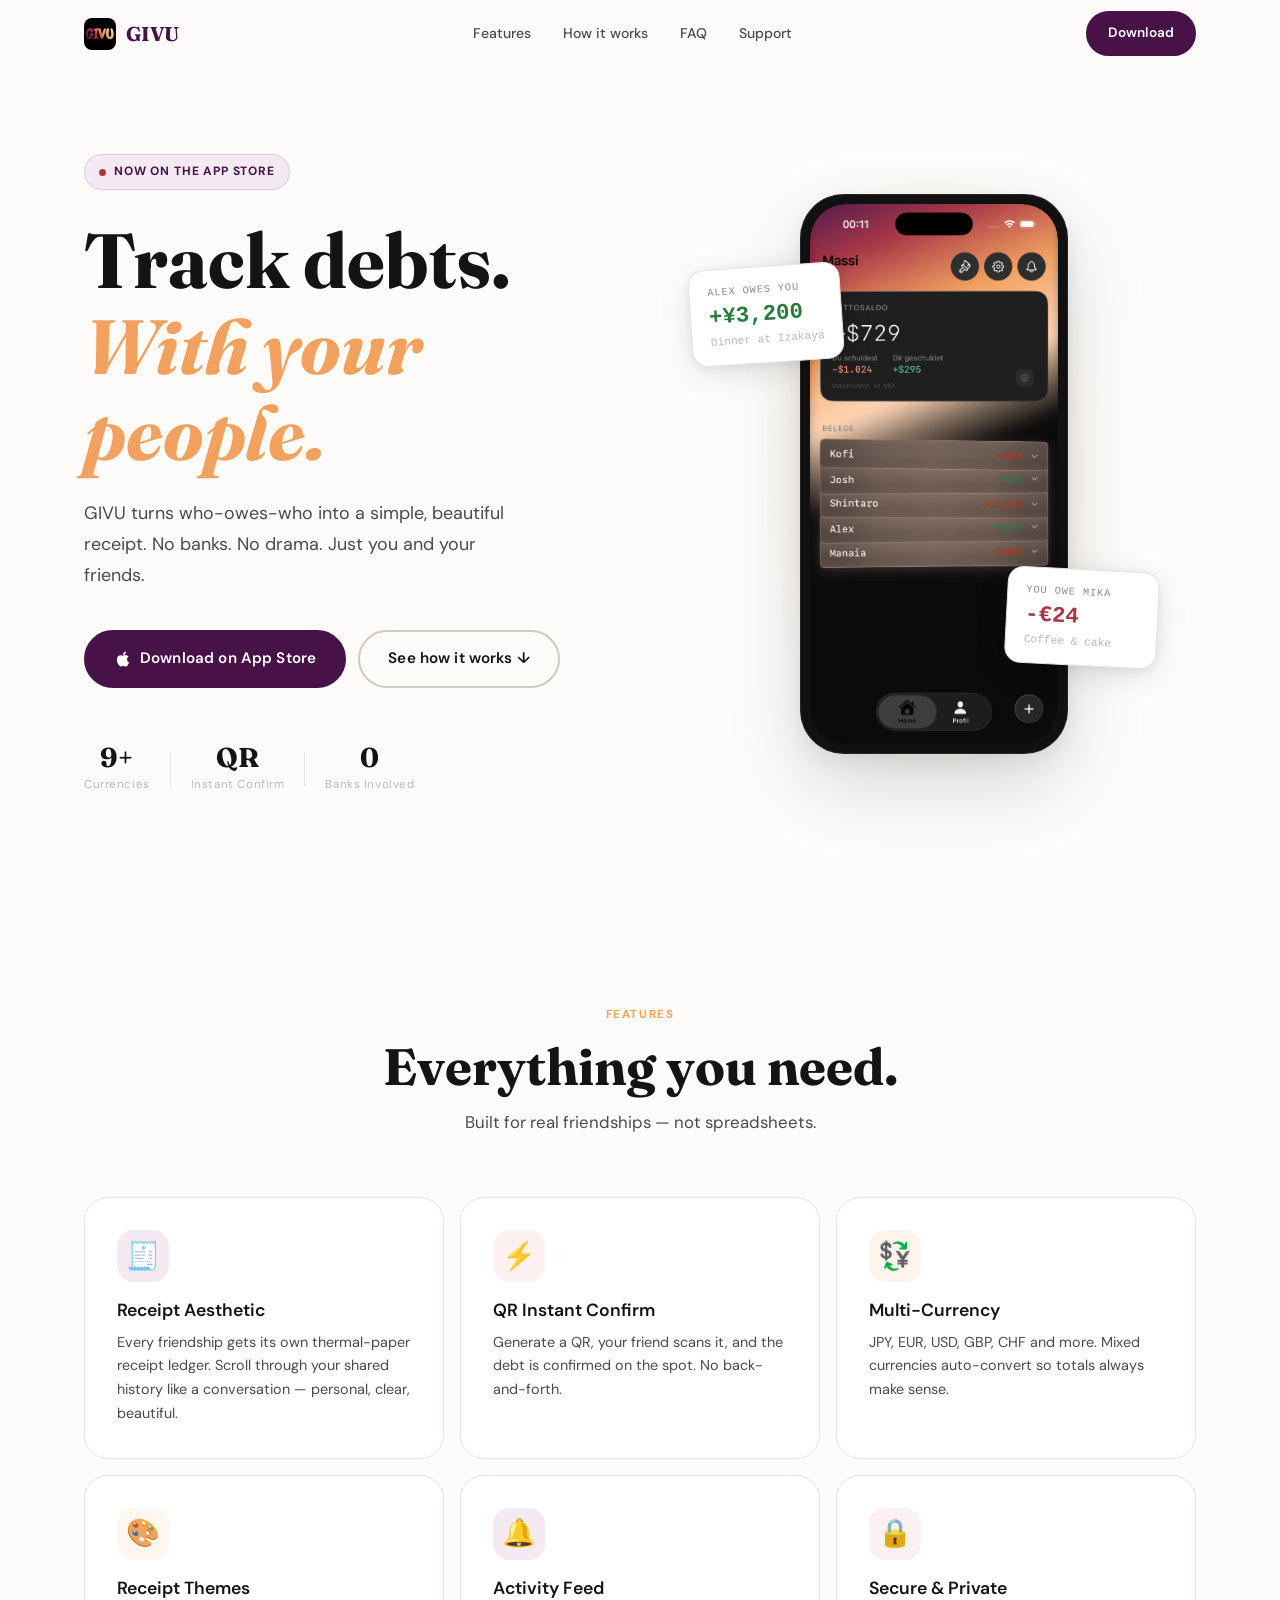
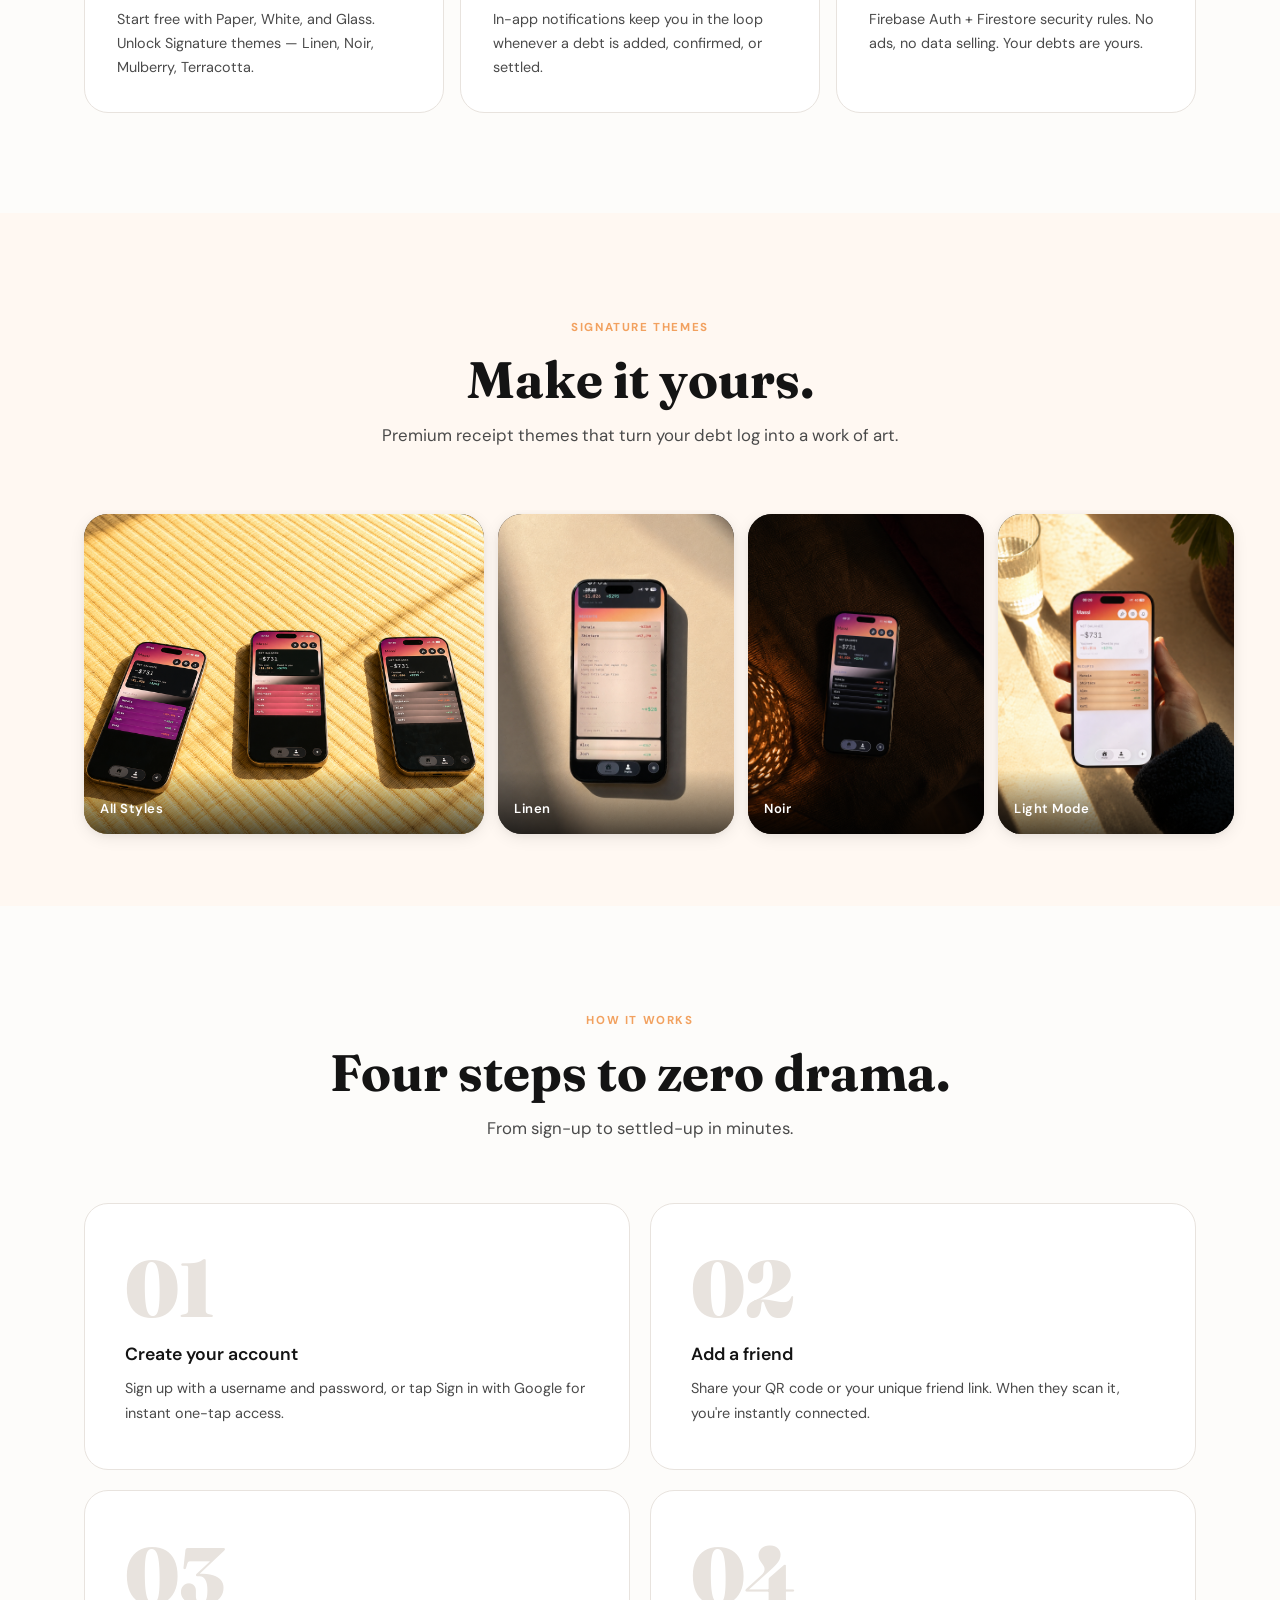
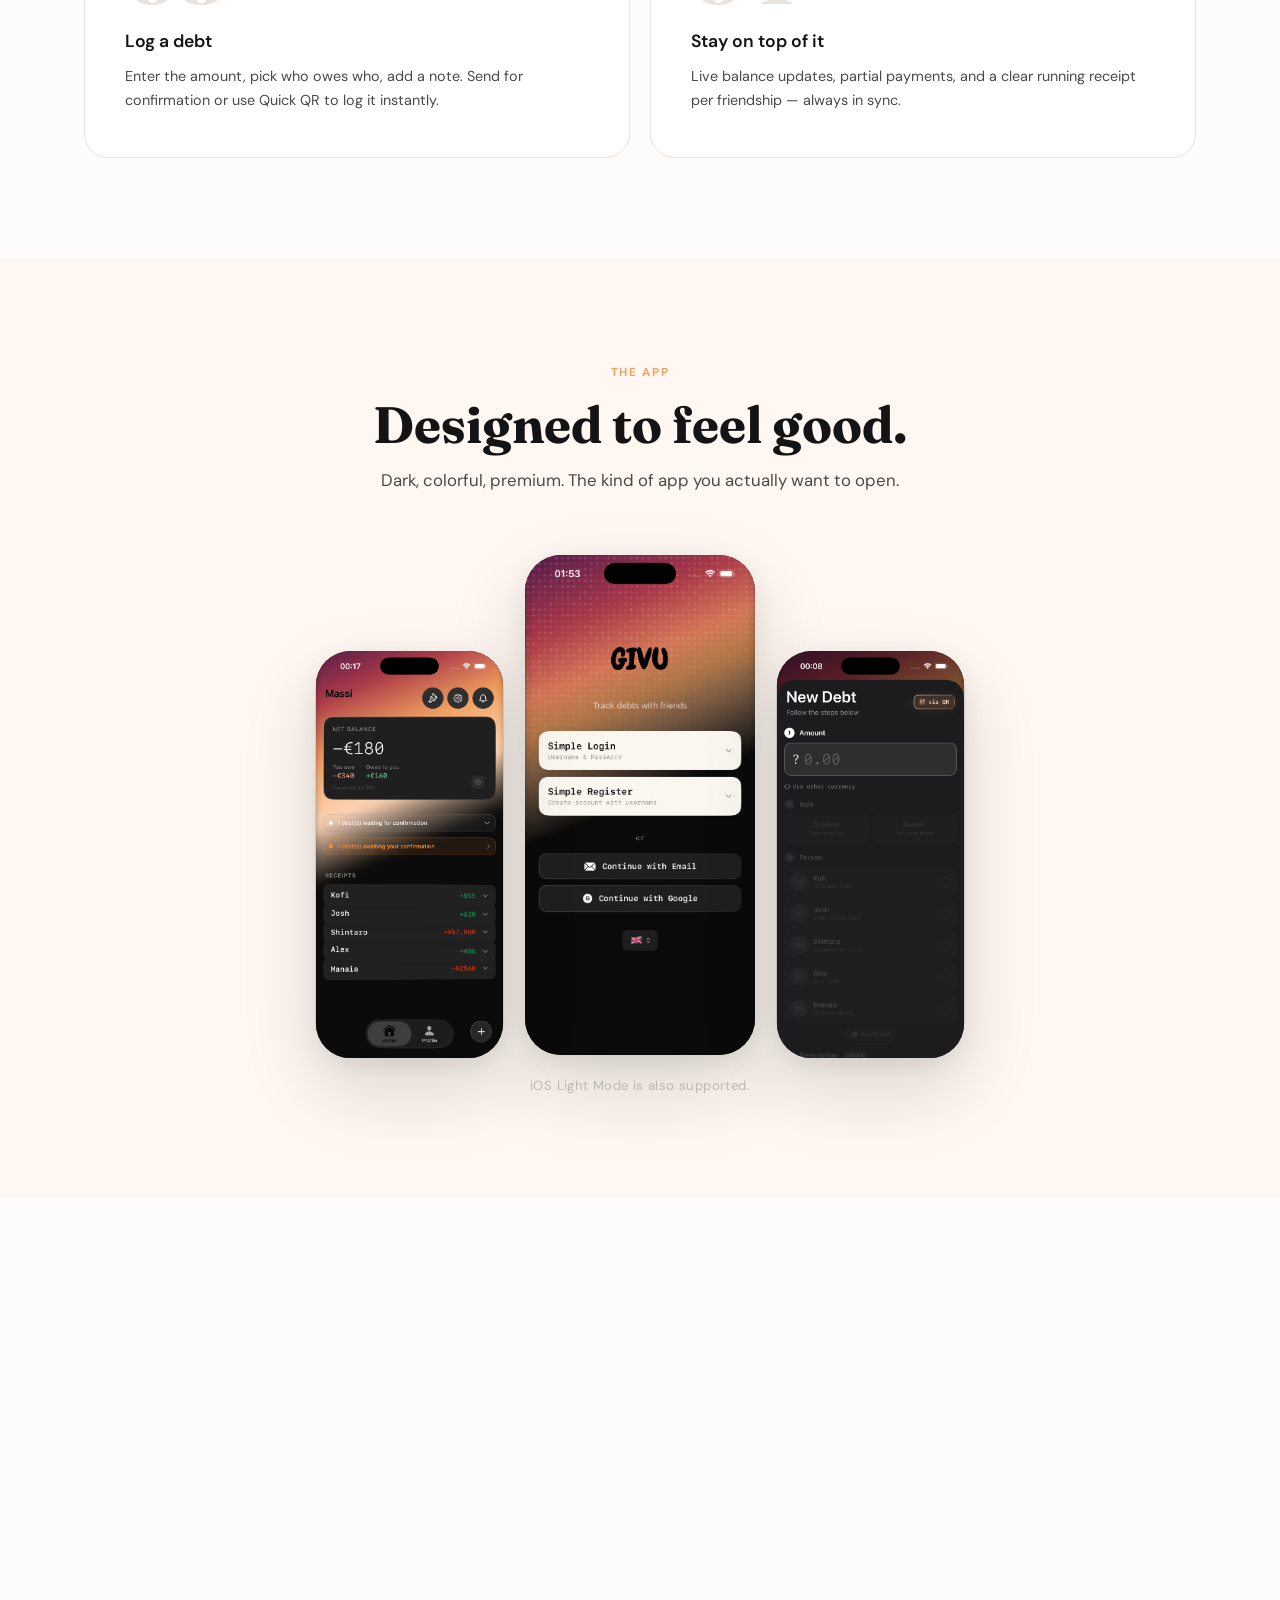
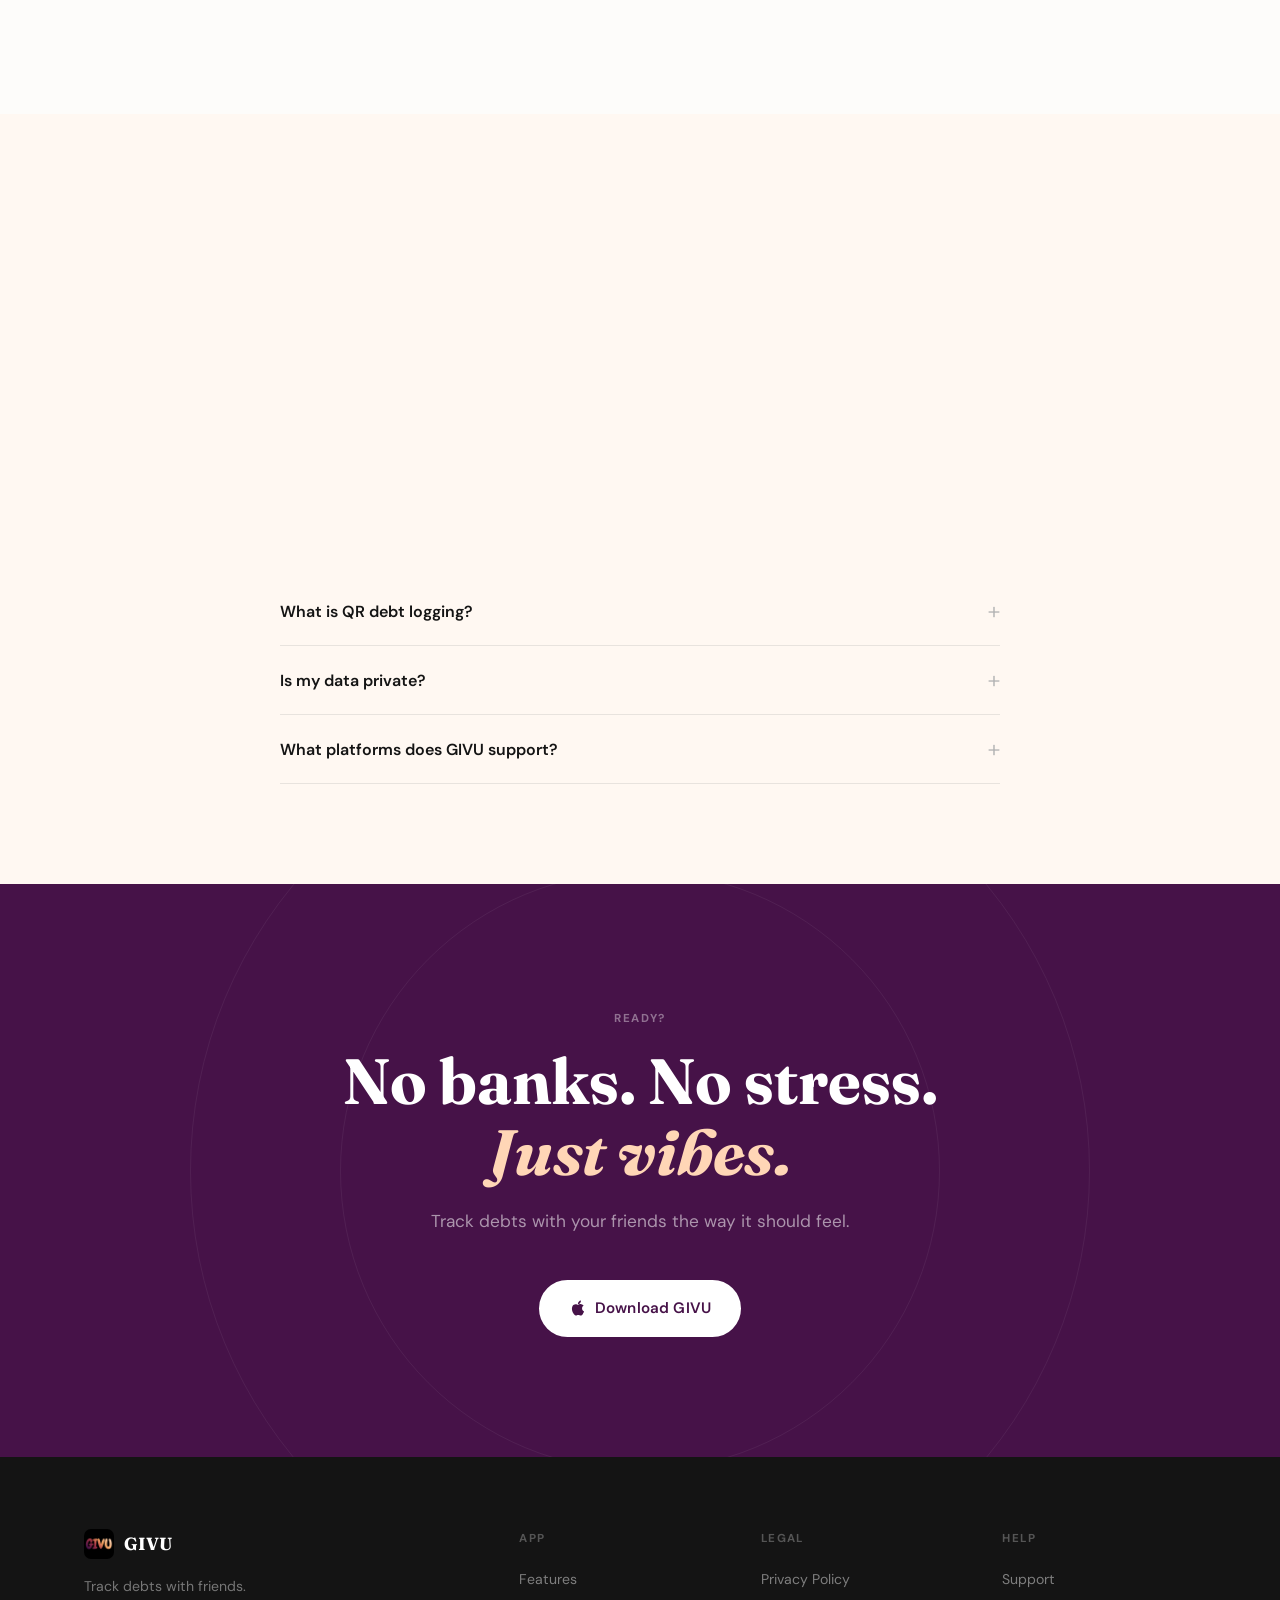
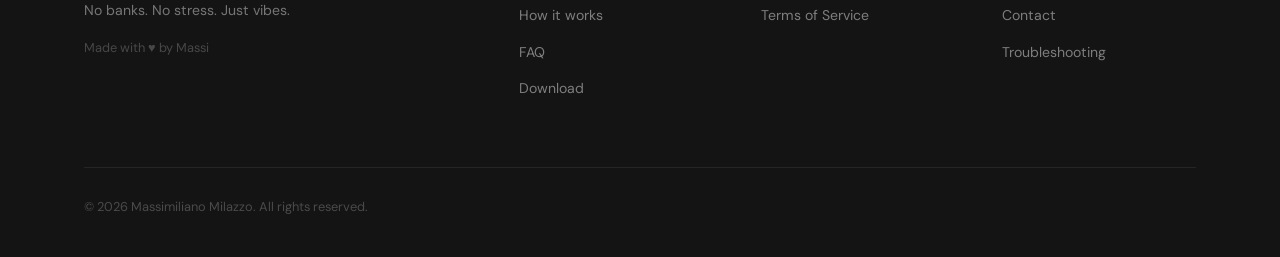
<file: index.html>
<!DOCTYPE html>
<html lang="en">
<head>
  <meta charset="UTF-8" />
  <meta name="apple-itunes-app" content="app-id=6819684679" />
  <meta name="viewport" content="width=device-width, initial-scale=1.0" />
  <title>GIVU — Track Debts With Friends</title>
  <meta name="description" content="GIVU is the social, no-drama way to track who owes who. Split bills, log debts, and settle up — all in your pocket." />
  <meta property="og:title" content="GIVU — Track Debts With Friends" />
  <meta property="og:description" content="No more 'who owes who?' — track debts with friends the social way." />
  <meta property="og:type" content="website" />
  <meta property="og:url" content="https://givu.top" />
  <link rel="icon" type="image/png" sizes="32x32" href="assets/favicon-32.png" />
  <link rel="icon" type="image/png" sizes="16x16" href="assets/favicon-32.png" />
  <link rel="apple-touch-icon" sizes="180x180" href="assets/favicon-180.png" />
  <link rel="preconnect" href="https://fonts.googleapis.com" />
  <link rel="preconnect" href="https://fonts.gstatic.com" crossorigin />
  <link href="https://fonts.googleapis.com/css2?family=Fraunces:ital,opsz,wght@0,9..144,300;0,9..144,400;0,9..144,600;0,9..144,700;0,9..144,900;1,9..144,300;1,9..144,400;1,9..144,600;1,9..144,700&family=DM+Sans:ital,opsz,wght@0,9..40,300;0,9..40,400;0,9..40,500;0,9..40,600;1,9..40,300&display=swap" rel="stylesheet" />
  <link rel="stylesheet" href="style.css" />
</head>
<body>

  <!-- =================== NAV =================== -->
  <nav class="nav" id="nav">
    <div class="nav-inner">
      <a href="/" class="nav-brand">
        <img src="assets/GivuApplogo.png" alt="GIVU icon" class="nav-icon" />
        <span class="nav-wordmark">GIVU</span>
      </a>
      <ul class="nav-links" id="navLinks">
        <li><a href="#features">Features</a></li>
        <li><a href="#how-it-works">How it works</a></li>
        <li><a href="#faq">FAQ</a></li>
        <li><a href="support.html">Support</a></li>
      </ul>
      <a href="https://apps.apple.com/app/givu/id6819684679" target="_blank" rel="noopener" class="btn btn-primary nav-cta">Download</a>
      <button class="hamburger" id="hamburger" aria-label="Open menu">
        <span></span><span></span><span></span>
      </button>
    </div>
  </nav>

  <!-- =================== HERO =================== -->
  <section class="hero" id="home">
    <div class="hero-inner container">
      <div class="hero-content">
        <div class="badge">
          <span class="badge-dot"></span>
          Now on the App Store
        </div>
        <h1 class="hero-title">
          Track debts.<br />
          <em>With your people.</em>
        </h1>
        <p class="hero-subtitle">
          GIVU turns who-owes-who into a simple, beautiful receipt. No banks. No drama. Just you and your friends.
        </p>
        <div class="hero-actions">
          <a href="https://apps.apple.com/app/givu/id6819684679" target="_blank" rel="noopener" class="btn btn-primary">
            <svg width="18" height="18" viewBox="0 0 24 24" fill="currentColor"><path d="M18.71 19.5c-.83 1.24-1.71 2.45-3.05 2.47-1.34.03-1.77-.79-3.29-.79-1.53 0-2 .77-3.27.82-1.31.05-2.3-1.32-3.14-2.53C4.25 17 2.94 12.45 4.7 9.39c.87-1.52 2.43-2.48 4.12-2.51 1.28-.02 2.5.87 3.29.87.78 0 2.26-1.07 3.8-.91.65.03 2.47.26 3.64 1.98-.09.06-2.17 1.28-2.15 3.81.03 3.02 2.65 4.03 2.68 4.04-.03.07-.42 1.44-1.38 2.83M13 3.5c.73-.83 1.94-1.46 2.94-1.5.13 1.17-.34 2.35-1.04 3.19-.69.85-1.83 1.51-2.95 1.42-.15-1.15.41-2.35 1.05-3.11z"/></svg>
            Download on App Store
          </a>
          <a href="#how-it-works" class="btn btn-ghost">See how it works ↓</a>
        </div>
        <div class="hero-stats">
          <div class="stat">
            <span class="stat-value">9+</span>
            <span class="stat-label">Currencies</span>
          </div>
          <div class="stat-divider"></div>
          <div class="stat">
            <span class="stat-value">QR</span>
            <span class="stat-label">Instant Confirm</span>
          </div>
          <div class="stat-divider"></div>
          <div class="stat">
            <span class="stat-value">0</span>
            <span class="stat-label">Banks Involved</span>
          </div>
        </div>
      </div>

      <div class="hero-visual">
        <div class="phone-wrap">
          <div class="phone-frame">
            <div class="slideshow">
              <img src="assets/slide1.png" alt="GIVU App Screen" class="phone-screen slide active" />
              <img src="assets/slide2.png" alt="GIVU App Screen" class="phone-screen slide" />
              <img src="assets/slide3.png" alt="GIVU App Screen" class="phone-screen slide" />
              <img src="assets/slide4.png" alt="GIVU App Screen" class="phone-screen slide" />
              <img src="assets/slide5.png" alt="GIVU App Screen" class="phone-screen slide" />
              <img src="assets/slide6.png" alt="GIVU App Screen" class="phone-screen slide" />
            </div>
          </div>
          <div class="receipt-chip receipt-chip--a">
            <div class="chip-label">Alex owes you</div>
            <div class="chip-amount chip-amount--green">+¥3,200</div>
            <div class="chip-note">Dinner at Izakaya</div>
          </div>
          <div class="receipt-chip receipt-chip--b">
            <div class="chip-label">You owe Mika</div>
            <div class="chip-amount chip-amount--red">-€24</div>
            <div class="chip-note">Coffee & cake</div>
          </div>
          <div class="phone-glow"></div>
        </div>
      </div>
    </div>
  </section>

  <!-- =================== FEATURES =================== -->
  <section class="features section" id="features">
    <div class="container">
      <div class="section-header reveal">
        <span class="section-tag">Features</span>
        <h2 class="section-title">Everything you need.</h2>
        <p class="section-subtitle">Built for real friendships — not spreadsheets.</p>
      </div>

      <div class="features-grid">

        <div class="feature-card reveal">
          <div class="feature-icon-wrap" style="--c: #461248; --bg: #f3eaf3;">🧾</div>
          <div class="feature-text">
            <h3>Receipt Aesthetic</h3>
            <p>Every friendship gets its own thermal-paper receipt ledger. Scroll through your shared history like a conversation — personal, clear, beautiful.</p>
          </div>
        </div>

        <div class="feature-card reveal delay-1">
          <div class="feature-icon-wrap" style="--c: #a93747; --bg: #fdf0f0;">⚡️</div>
          <div class="feature-text">
            <h3>QR Instant Confirm</h3>
            <p>Generate a QR, your friend scans it, and the debt is confirmed on the spot. No back-and-forth.</p>
          </div>
        </div>

        <div class="feature-card reveal delay-2">
          <div class="feature-icon-wrap" style="--c: #c17a30; --bg: #fdf5ec;">💱</div>
          <div class="feature-text">
            <h3>Multi-Currency</h3>
            <p>JPY, EUR, USD, GBP, CHF and more. Mixed currencies auto-convert so totals always make sense.</p>
          </div>
        </div>

        <div class="feature-card reveal">
          <div class="feature-icon-wrap" style="--c: #8b6e4e; --bg: #fdf7f0;">🎨</div>
          <div class="feature-text">
            <h3>Receipt Themes</h3>
            <p>Start free with Paper, White, and Glass. Unlock Signature themes — Linen, Noir, Mulberry, Terracotta.</p>
          </div>
        </div>

        <div class="feature-card reveal delay-1">
          <div class="feature-icon-wrap" style="--c: #461248; --bg: #f3eaf3;">🔔</div>
          <div class="feature-text">
            <h3>Activity Feed</h3>
            <p>In-app notifications keep you in the loop whenever a debt is added, confirmed, or settled.</p>
          </div>
        </div>

        <div class="feature-card reveal delay-2">
          <div class="feature-icon-wrap" style="--c: #a93747; --bg: #fdf0f0;">🔒</div>
          <div class="feature-text">
            <h3>Secure & Private</h3>
            <p>Firebase Auth + Firestore security rules. No ads, no data selling. Your debts are yours.</p>
          </div>
        </div>

      </div>
    </div>
  </section>

  <!-- =================== THEMES =================== -->
  <section class="themes section" id="themes">
    <div class="container">
      <div class="section-header reveal">
        <span class="section-tag">Signature Themes</span>
        <h2 class="section-title">Make it yours.</h2>
        <p class="section-subtitle">Premium receipt themes that turn your debt log into a work of art.</p>
      </div>
    </div>
    <div class="themes-scroll reveal" id="themesScroll">
      <div class="themes-track">
        <div class="theme-card theme-card--wide">
          <img src="assets/signature-styles.png" alt="All Signature Styles" />
          <div class="theme-label">All Styles</div>
        </div>
        <div class="theme-card">
          <img src="assets/signature-linen.png" alt="Linen theme" />
          <div class="theme-label">Linen</div>
        </div>
        <div class="theme-card">
          <img src="assets/signature-noir.png" alt="Noir theme" />
          <div class="theme-label">Noir</div>
        </div>
        <div class="theme-card">
          <img src="assets/signature-light.png" alt="Light Mode" />
          <div class="theme-label">Light Mode</div>
        </div>
      </div>
    </div>
  </section>

  <!-- =================== HOW IT WORKS =================== -->
  <section class="how section" id="how-it-works">
    <div class="container">
      <div class="section-header reveal">
        <span class="section-tag">How it works</span>
        <h2 class="section-title">Four steps to zero drama.</h2>
        <p class="section-subtitle">From sign-up to settled-up in minutes.</p>
      </div>
      <div class="steps-grid">
        <div class="step-card reveal">
          <div class="step-num">01</div>
          <div class="step-body">
            <h3>Create your account</h3>
            <p>Sign up with a username and password, or tap Sign in with Google for instant one-tap access.</p>
          </div>
        </div>
        <div class="step-card reveal delay-1">
          <div class="step-num">02</div>
          <div class="step-body">
            <h3>Add a friend</h3>
            <p>Share your QR code or your unique friend link. When they scan it, you're instantly connected.</p>
          </div>
        </div>
        <div class="step-card reveal delay-2">
          <div class="step-num">03</div>
          <div class="step-body">
            <h3>Log a debt</h3>
            <p>Enter the amount, pick who owes who, add a note. Send for confirmation or use Quick QR to log it instantly.</p>
          </div>
        </div>
        <div class="step-card reveal delay-3">
          <div class="step-num">04</div>
          <div class="step-body">
            <h3>Stay on top of it</h3>
            <p>Live balance updates, partial payments, and a clear running receipt per friendship — always in sync.</p>
          </div>
        </div>
      </div>
    </div>
  </section>

  <!-- =================== SCREENSHOTS =================== -->
  <section class="screenshots section" id="app">
    <div class="container">
      <div class="section-header reveal">
        <span class="section-tag">The app</span>
        <h2 class="section-title">Designed to feel good.</h2>
        <p class="section-subtitle">Dark, colorful, premium. The kind of app you actually want to open.</p>
      </div>
      <div class="screenshots-row reveal">
        <div class="ss-phone ss-phone--side">
          <img src="assets/screen2.png" alt="GIVU Receipt View" />
        </div>
        <div class="ss-phone ss-phone--center">
          <img src="assets/screen1.png" alt="GIVU Home Screen" />
        </div>
        <div class="ss-phone ss-phone--side">
          <img src="assets/screen3.png" alt="GIVU Create Debt" />
        </div>
      </div>
      <p class="screenshots-caption reveal">iOS Light Mode is also supported.</p>
    </div>
  </section>

  <!-- =================== LANGUAGES =================== -->
  <section class="languages section" id="languages">
    <div class="container">
      <div class="languages-card reveal">
        <div class="languages-text">
          <span class="section-tag">Languages</span>
          <h2 class="section-title">Feels native,<br />wherever you are.</h2>
          <p class="section-subtitle">GIVU speaks your language — with more on the way.</p>
        </div>
        <div class="lang-pills">
          <div class="lang-pill">🇬🇧 English</div>
          <div class="lang-pill">🇩🇪 German</div>
          <div class="lang-pill">🇯🇵 Japanese</div>
          <div class="lang-pill">🇪🇸 Spanish</div>
          <div class="lang-pill">🇮🇹 Italian</div>
          <a href="support.html" class="lang-pill lang-pill--request">+ Request other</a>
        </div>
      </div>
    </div>
  </section>

  <!-- =================== FAQ =================== -->
  <section class="faq section" id="faq">
    <div class="container">
      <div class="section-header reveal">
        <span class="section-tag">FAQ</span>
        <h2 class="section-title">Good questions.</h2>
      </div>
      <div class="faq-list">

        <div class="faq-item reveal">
          <button class="faq-question">Is GIVU free? <span class="faq-icon">+</span></button>
          <div class="faq-answer"><p>Yes — the core app is completely free. Free themes include Paper and White. Glass unlocks automatically when you reach 10 friends. Signature themes (Linen, Noir, Mulberry, Terracotta) are optional one-time purchases.</p></div>
        </div>

        <div class="faq-item reveal delay-1">
          <button class="faq-question">Does GIVU move money? <span class="faq-icon">+</span></button>
          <div class="faq-answer"><p>No. GIVU is a tracker, not a payment app. You settle up however works for you — cash, bank transfer, a round of drinks. We just keep the score.</p></div>
        </div>

        <div class="faq-item reveal delay-2">
          <button class="faq-question">What currencies are supported? <span class="faq-icon">+</span></button>
          <div class="faq-answer"><p>JPY, EUR, USD, GBP, CHF, NZD, AUD, CNY, and TRY — 9 currencies total, with more on the way.</p></div>
        </div>

        <div class="faq-item reveal">
          <button class="faq-question">What is QR debt logging? <span class="faq-icon">+</span></button>
          <div class="faq-answer"><p>Tap "via QR" in the log screen, enter the amount, and your friend scans your QR code. The debt is confirmed instantly — no waiting for the other person to approve it separately.</p></div>
        </div>

        <div class="faq-item reveal delay-1">
          <button class="faq-question">Is my data private? <span class="faq-icon">+</span></button>
          <div class="faq-answer"><p>Yes. GIVU uses Firebase Auth and Firestore with strict security rules. Only you and your confirmed friends can see your debts. No ads, no data selling — ever.</p></div>
        </div>

        <div class="faq-item reveal delay-2">
          <button class="faq-question">What platforms does GIVU support? <span class="faq-icon">+</span></button>
          <div class="faq-answer"><p>iOS only, available now on the <a href="https://apps.apple.com/app/givu/id6819684679" target="_blank" rel="noopener">App Store</a>. Android support is on the roadmap.</p></div>
        </div>

      </div>
    </div>
  </section>

  <!-- =================== CTA =================== -->
  <section class="cta-section" id="download">
    <div class="container">
      <div class="cta-inner reveal">
        <span class="cta-eyebrow">Ready?</span>
        <h2 class="cta-title">No banks. No stress.<br /><em>Just vibes.</em></h2>
        <p class="cta-sub">Track debts with your friends the way it should feel.</p>
        <a href="https://apps.apple.com/app/givu/id6819684679" target="_blank" rel="noopener" class="btn btn-white">
          <svg width="18" height="18" viewBox="0 0 24 24" fill="currentColor"><path d="M18.71 19.5c-.83 1.24-1.71 2.45-3.05 2.47-1.34.03-1.77-.79-3.29-.79-1.53 0-2 .77-3.27.82-1.31.05-2.3-1.32-3.14-2.53C4.25 17 2.94 12.45 4.7 9.39c.87-1.52 2.43-2.48 4.12-2.51 1.28-.02 2.5.87 3.29.87.78 0 2.26-1.07 3.8-.91.65.03 2.47.26 3.64 1.98-.09.06-2.17 1.28-2.15 3.81.03 3.02 2.65 4.03 2.68 4.04-.03.07-.42 1.44-1.38 2.83M13 3.5c.73-.83 1.94-1.46 2.94-1.5.13 1.17-.34 2.35-1.04 3.19-.69.85-1.83 1.51-2.95 1.42-.15-1.15.41-2.35 1.05-3.11z"/></svg>
          Download GIVU
        </a>
      </div>
    </div>
  </section>

  <!-- =================== FOOTER =================== -->
  <footer class="footer">
    <div class="container">
      <div class="footer-grid">
        <div class="footer-brand">
          <a href="/" class="footer-logo">
            <img src="assets/GivuApplogo.png" alt="GIVU" />
            <span>GIVU</span>
          </a>
          <p>Track debts with friends.<br />No banks. No stress. Just vibes.</p>
          <p class="footer-byline">Made with ♥ by Massi</p>
        </div>
        <div class="footer-col">
          <h4>App</h4>
          <ul>
            <li><a href="#features">Features</a></li>
            <li><a href="#how-it-works">How it works</a></li>
            <li><a href="#faq">FAQ</a></li>
            <li><a href="https://apps.apple.com/app/givu/id6819684679" target="_blank" rel="noopener">Download</a></li>
          </ul>
        </div>
        <div class="footer-col">
          <h4>Legal</h4>
          <ul>
            <li><a href="privacy.html">Privacy Policy</a></li>
            <li><a href="terms.html">Terms of Service</a></li>
          </ul>
        </div>
        <div class="footer-col">
          <h4>Help</h4>
          <ul>
            <li><a href="support.html">Support</a></li>
            <li><a href="mailto:support@givu.top">Contact</a></li>
            <li><a href="support.html#troubleshooting">Troubleshooting</a></li>
          </ul>
        </div>
      </div>
      <div class="footer-bottom">
        <p>© 2026 Massimiliano Milazzo. All rights reserved.</p>
      </div>
    </div>
  </footer>

  <script src="script.js"></script>
</body>
</html>
</file>
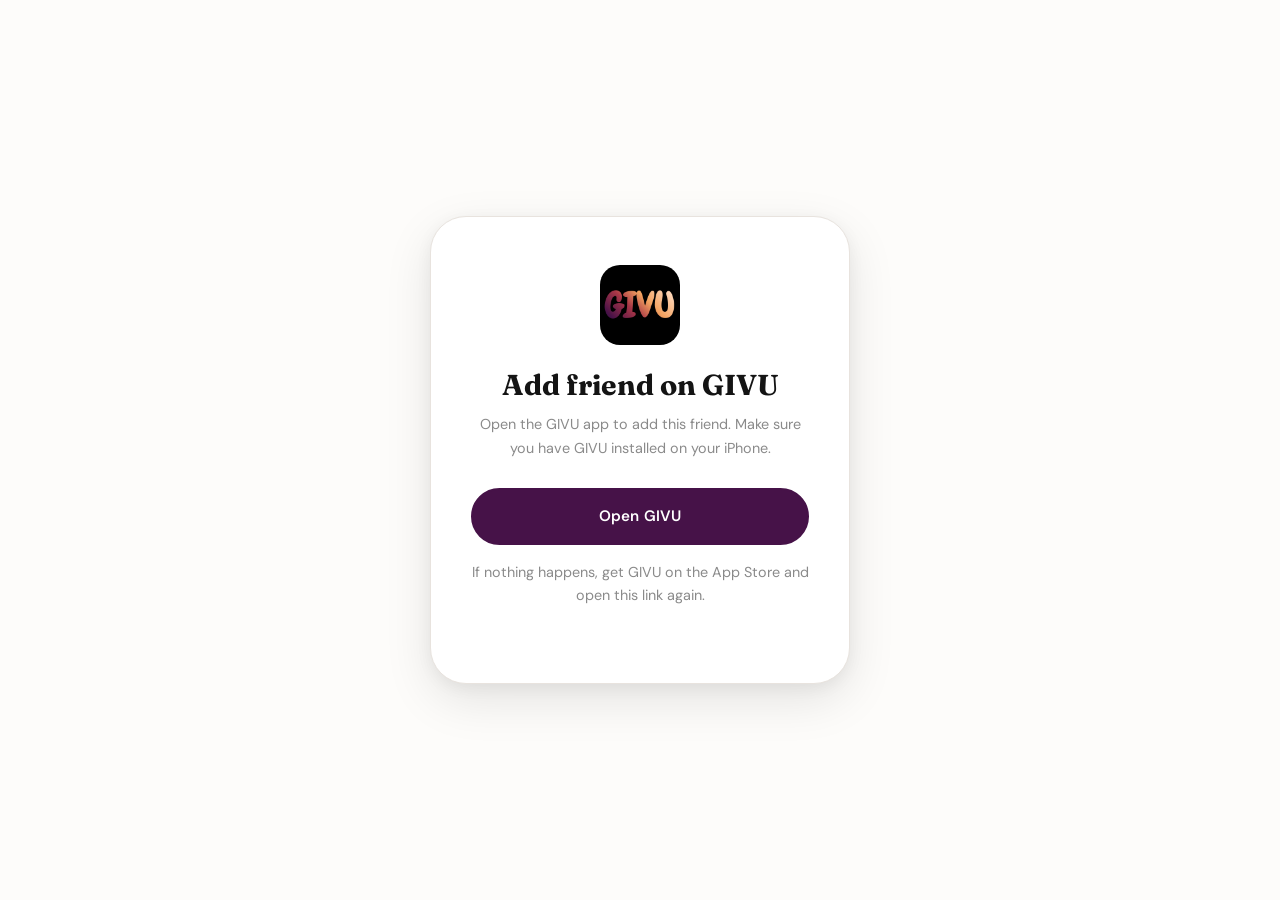
<file: addfriend/index.html>
<!DOCTYPE html>
<html lang="en">
<head>
  <meta charset="UTF-8" />
  <meta name="apple-itunes-app" content="app-id=6819684679" />
  <meta name="viewport" content="width=device-width, initial-scale=1.0" />
  <title>Add friend on GIVU</title>
  <meta name="description" content="Open GIVU to add this friend." />
  <link rel="icon" type="image/png" sizes="32x32" href="../assets/favicon-32.png" />
  <link rel="icon" type="image/png" sizes="16x16" href="../assets/favicon-32.png" />
  <link rel="apple-touch-icon" sizes="180x180" href="../assets/favicon-180.png" />
  <link rel="preconnect" href="https://fonts.googleapis.com" />
  <link rel="preconnect" href="https://fonts.gstatic.com" crossorigin />
  <link href="https://fonts.googleapis.com/css2?family=Fraunces:opsz,wght@9..144,700&family=DM+Sans:opsz,wght@9..40,400;9..40,500;9..40,600&display=swap" rel="stylesheet" />
  <link rel="stylesheet" href="../style.css" />
</head>
<body>

  <div class="addfriend-page">
    <div class="addfriend-card">
      <img src="../assets/GivuApplogo.png" alt="GIVU" class="addfriend-icon" />
      <h1>Add friend on GIVU</h1>
      <p>Open the GIVU app to add this friend. Make sure you have GIVU installed on your iPhone.</p>
      <a id="openApp" href="givu://addfriend" class="btn btn-primary">Open GIVU</a>
      <p class="addfriend-note">If nothing happens, <a href="https://apps.apple.com/app/givu/id6819684679">get GIVU on the App Store</a> and open this link again.</p>
    </div>
  </div>

  <script>
    const params = new URLSearchParams(window.location.search);
    const id = params.get('id') || '';
    const deepLink = 'givu://addfriend?id=' + encodeURIComponent(id);
    const button = document.getElementById('openApp');
    button.href = deepLink;
    setTimeout(function () { window.location.href = deepLink; }, 450);
  </script>
</body>
</html>
</file>
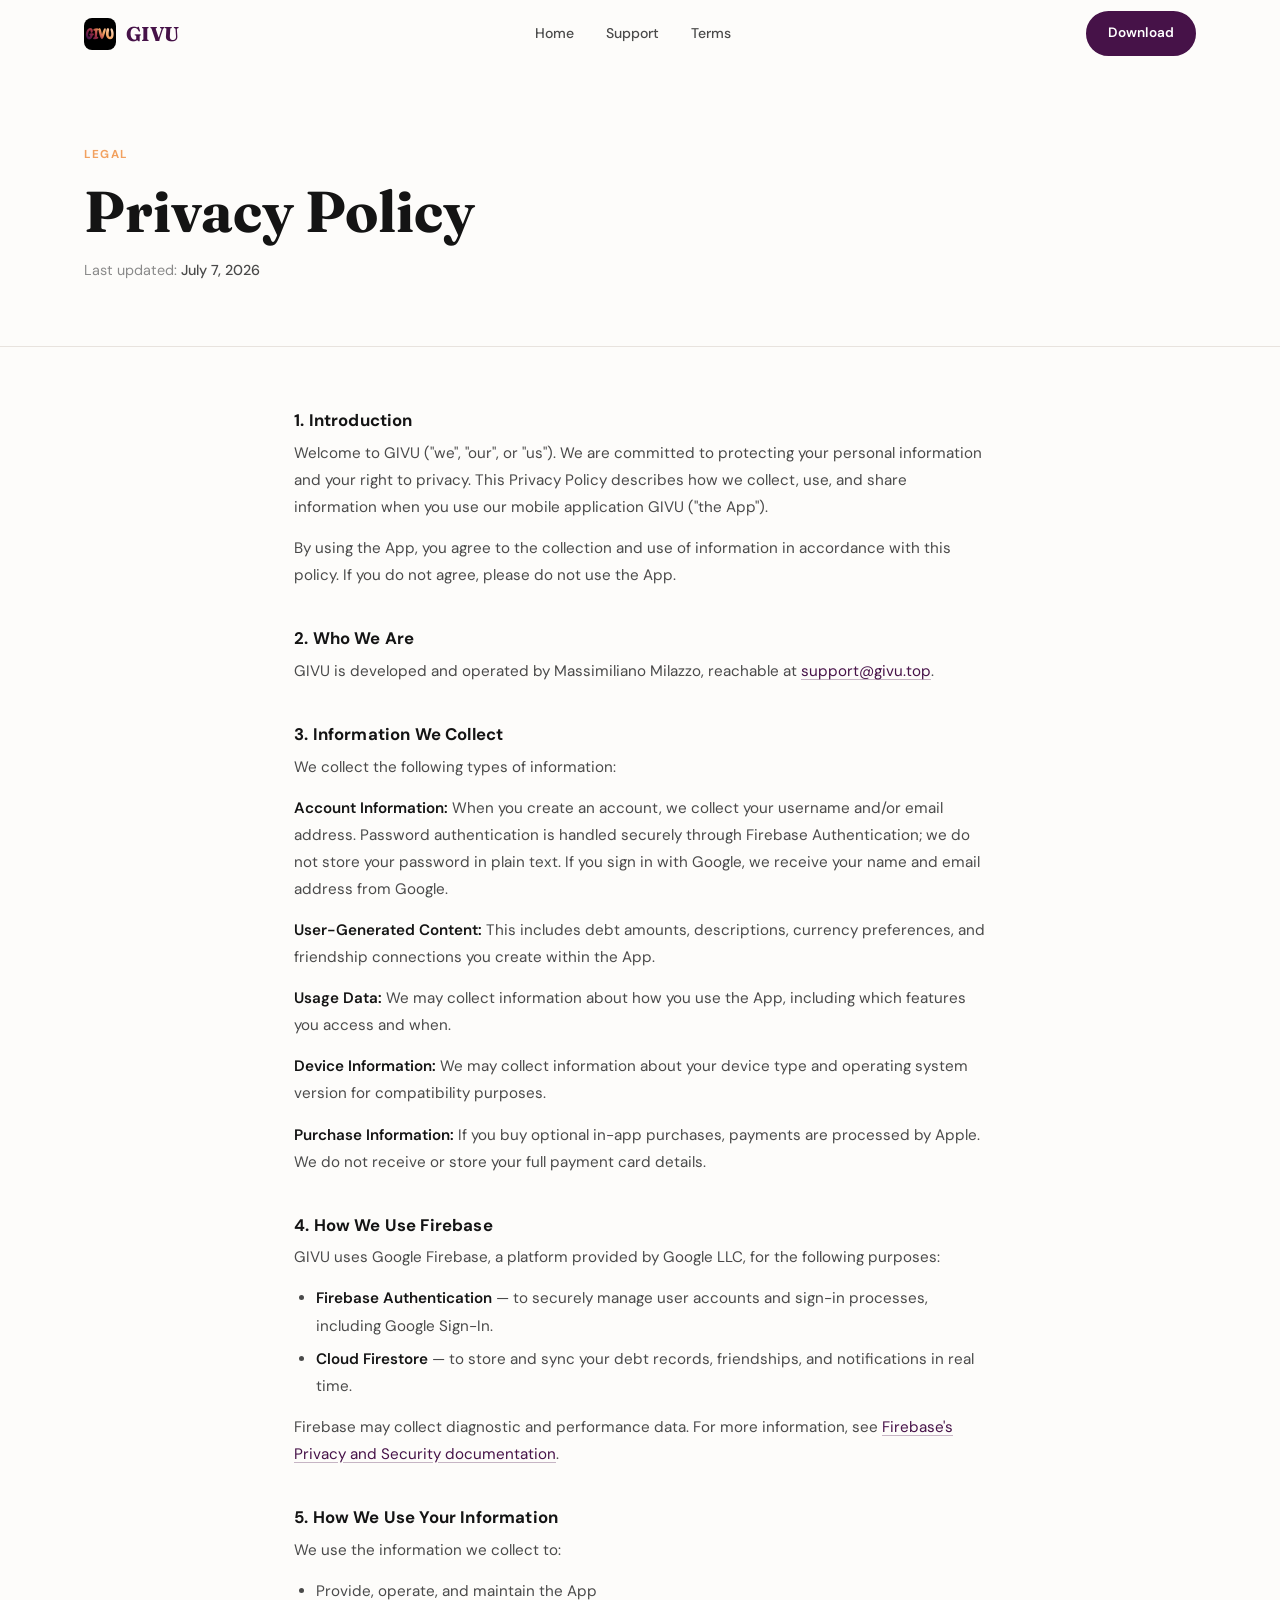
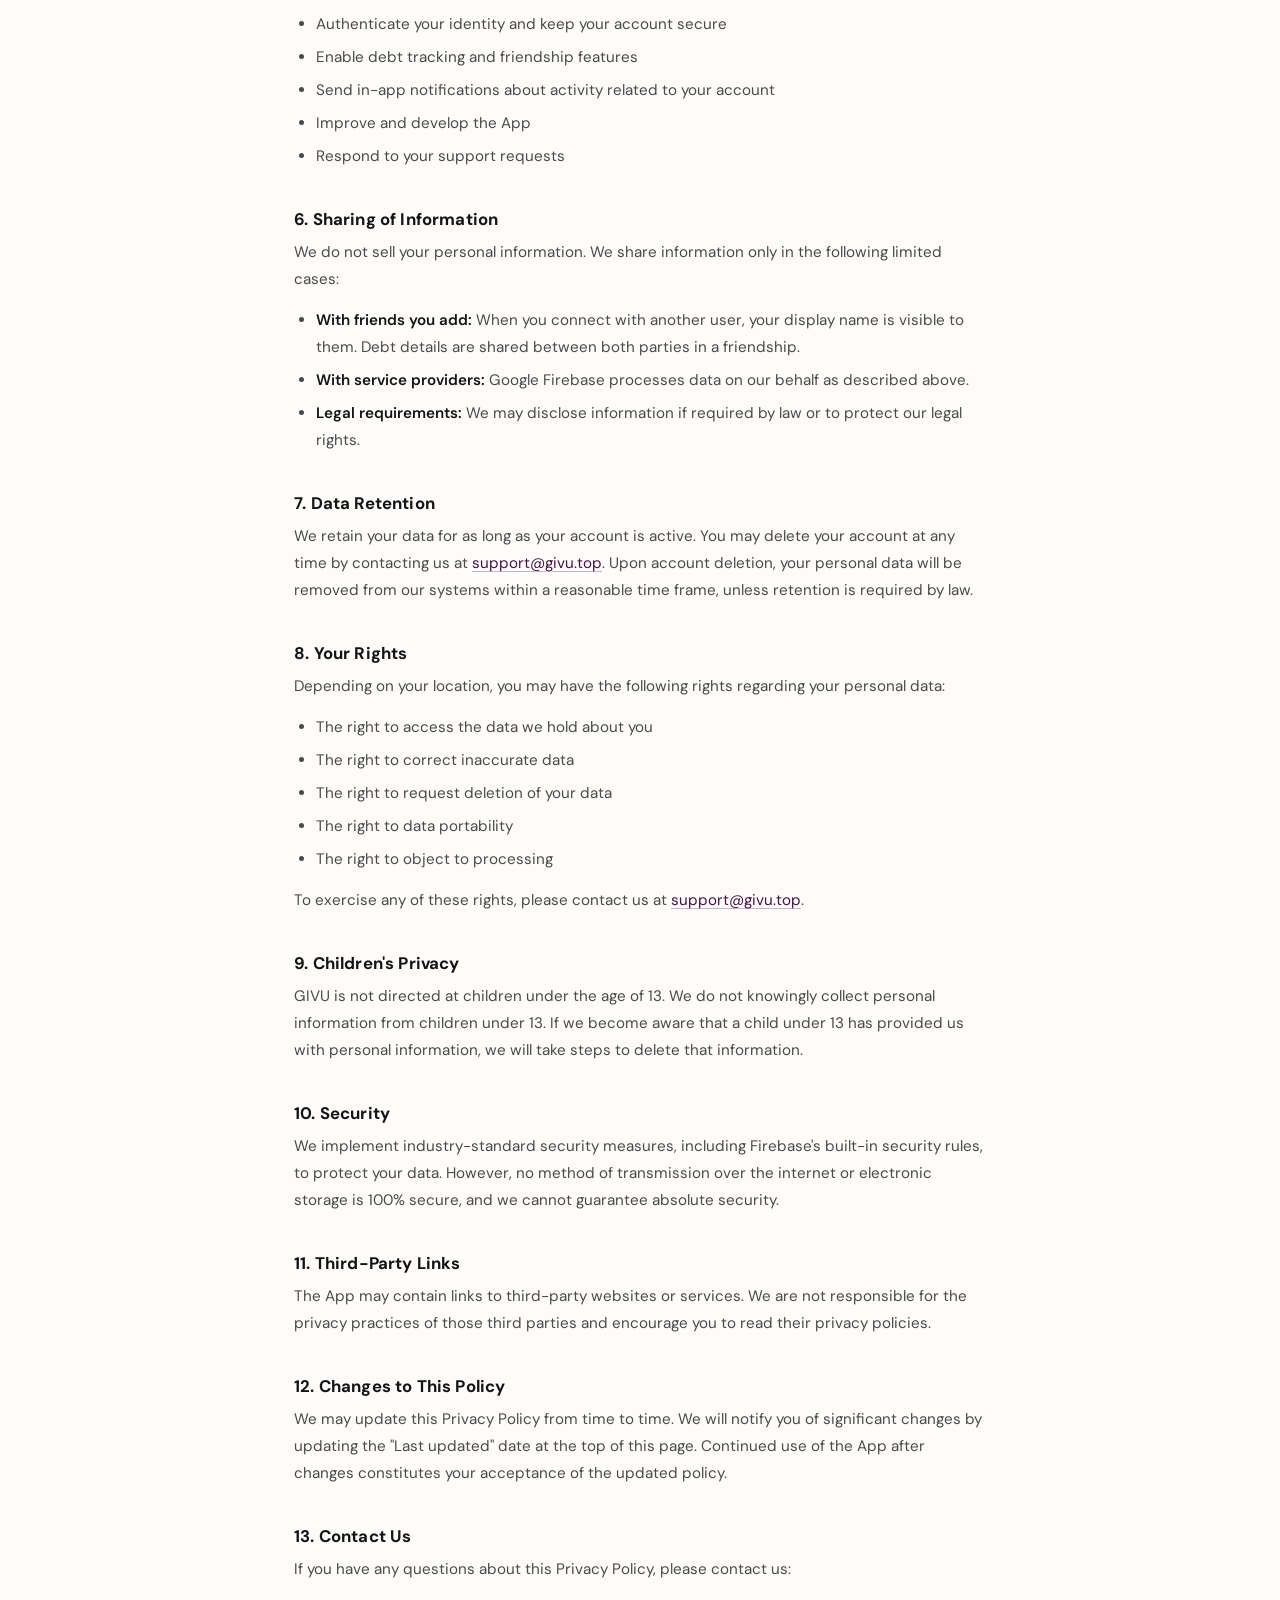
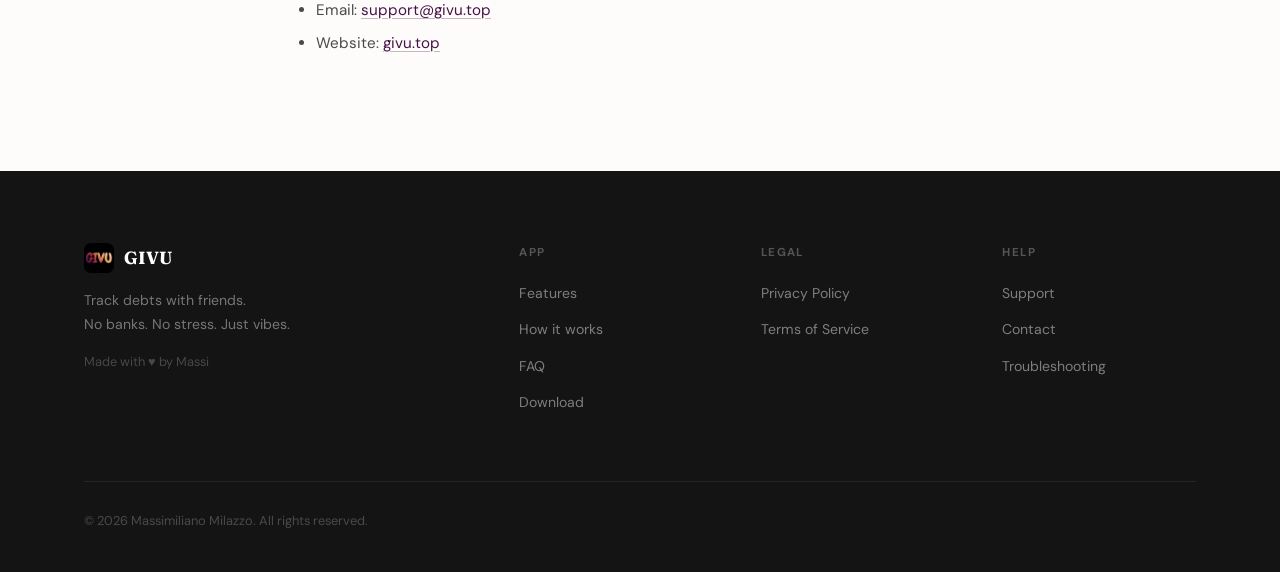
<file: privacy.html>
<!DOCTYPE html>
<html lang="en">
<head>
  <meta charset="UTF-8" />
  <meta name="apple-itunes-app" content="app-id=6819684679" />
  <meta name="viewport" content="width=device-width, initial-scale=1.0" />
  <title>Privacy Policy — GIVU</title>
  <meta name="description" content="GIVU Privacy Policy — how we collect, use, and protect your data." />
  <link rel="icon" type="image/png" sizes="32x32" href="assets/favicon-32.png" />
  <link rel="icon" type="image/png" sizes="16x16" href="assets/favicon-32.png" />
  <link rel="apple-touch-icon" sizes="180x180" href="assets/favicon-180.png" />
  <link rel="preconnect" href="https://fonts.googleapis.com" />
  <link rel="preconnect" href="https://fonts.gstatic.com" crossorigin />
  <link href="https://fonts.googleapis.com/css2?family=Fraunces:ital,opsz,wght@0,9..144,700;0,9..144,900;1,9..144,400&family=DM+Sans:opsz,wght@9..40,400;9..40,500;9..40,600&display=swap" rel="stylesheet" />
  <link rel="stylesheet" href="style.css" />
</head>
<body>

  <!-- NAV -->
  <nav class="nav scrolled" id="nav">
    <div class="nav-inner">
      <a href="index.html" class="nav-brand">
        <img src="assets/GivuApplogo.png" alt="GIVU" class="nav-icon" />
        <span class="nav-wordmark">GIVU</span>
      </a>
      <ul class="nav-links" id="navLinks">
        <li><a href="index.html">Home</a></li>
        <li><a href="support.html">Support</a></li>
        <li><a href="terms.html">Terms</a></li>
      </ul>
      <a href="https://apps.apple.com/app/givu/id6819684679" target="_blank" rel="noopener" class="btn btn-primary nav-cta">Download</a>
      <button class="hamburger" id="hamburger" aria-label="Open menu">
        <span></span><span></span><span></span>
      </button>
    </div>
  </nav>

  <!-- PAGE HERO -->
  <div class="page-hero">
    <div class="page-hero-inner">
      <div class="page-tag">Legal</div>
      <h1 class="page-title">Privacy Policy</h1>
      <p class="page-meta">Last updated: <strong>July 7, 2026</strong></p>
    </div>
  </div>

  <!-- CONTENT -->
  <div class="page-content">

    <h2>1. Introduction</h2>
    <p>Welcome to GIVU ("we", "our", or "us"). We are committed to protecting your personal information and your right to privacy. This Privacy Policy describes how we collect, use, and share information when you use our mobile application GIVU ("the App").</p>
    <p>By using the App, you agree to the collection and use of information in accordance with this policy. If you do not agree, please do not use the App.</p>

    <h2>2. Who We Are</h2>
    <p>GIVU is developed and operated by Massimiliano Milazzo, reachable at <a href="mailto:support@givu.top">support@givu.top</a>.</p>

    <h2>3. Information We Collect</h2>
    <p>We collect the following types of information:</p>
    <p><strong>Account Information:</strong> When you create an account, we collect your username and/or email address. Password authentication is handled securely through Firebase Authentication; we do not store your password in plain text. If you sign in with Google, we receive your name and email address from Google.</p>
    <p><strong>User-Generated Content:</strong> This includes debt amounts, descriptions, currency preferences, and friendship connections you create within the App.</p>
    <p><strong>Usage Data:</strong> We may collect information about how you use the App, including which features you access and when.</p>
    <p><strong>Device Information:</strong> We may collect information about your device type and operating system version for compatibility purposes.</p>
    <p><strong>Purchase Information:</strong> If you buy optional in-app purchases, payments are processed by Apple. We do not receive or store your full payment card details.</p>

    <h2>4. How We Use Firebase</h2>
    <p>GIVU uses Google Firebase, a platform provided by Google LLC, for the following purposes:</p>
    <ul>
      <li><strong>Firebase Authentication</strong> — to securely manage user accounts and sign-in processes, including Google Sign-In.</li>
      <li><strong>Cloud Firestore</strong> — to store and sync your debt records, friendships, and notifications in real time.</li>
    </ul>
    <p>Firebase may collect diagnostic and performance data. For more information, see <a href="https://firebase.google.com/support/privacy" target="_blank" rel="noopener">Firebase's Privacy and Security documentation</a>.</p>

    <h2>5. How We Use Your Information</h2>
    <p>We use the information we collect to:</p>
    <ul>
      <li>Provide, operate, and maintain the App</li>
      <li>Authenticate your identity and keep your account secure</li>
      <li>Enable debt tracking and friendship features</li>
      <li>Send in-app notifications about activity related to your account</li>
      <li>Improve and develop the App</li>
      <li>Respond to your support requests</li>
    </ul>

    <h2>6. Sharing of Information</h2>
    <p>We do not sell your personal information. We share information only in the following limited cases:</p>
    <ul>
      <li><strong>With friends you add:</strong> When you connect with another user, your display name is visible to them. Debt details are shared between both parties in a friendship.</li>
      <li><strong>With service providers:</strong> Google Firebase processes data on our behalf as described above.</li>
      <li><strong>Legal requirements:</strong> We may disclose information if required by law or to protect our legal rights.</li>
    </ul>

    <h2>7. Data Retention</h2>
    <p>We retain your data for as long as your account is active. You may delete your account at any time by contacting us at <a href="mailto:support@givu.top">support@givu.top</a>. Upon account deletion, your personal data will be removed from our systems within a reasonable time frame, unless retention is required by law.</p>

    <h2>8. Your Rights</h2>
    <p>Depending on your location, you may have the following rights regarding your personal data:</p>
    <ul>
      <li>The right to access the data we hold about you</li>
      <li>The right to correct inaccurate data</li>
      <li>The right to request deletion of your data</li>
      <li>The right to data portability</li>
      <li>The right to object to processing</li>
    </ul>
    <p>To exercise any of these rights, please contact us at <a href="mailto:support@givu.top">support@givu.top</a>.</p>

    <h2>9. Children's Privacy</h2>
    <p>GIVU is not directed at children under the age of 13. We do not knowingly collect personal information from children under 13. If we become aware that a child under 13 has provided us with personal information, we will take steps to delete that information.</p>

    <h2>10. Security</h2>
    <p>We implement industry-standard security measures, including Firebase's built-in security rules, to protect your data. However, no method of transmission over the internet or electronic storage is 100% secure, and we cannot guarantee absolute security.</p>

    <h2>11. Third-Party Links</h2>
    <p>The App may contain links to third-party websites or services. We are not responsible for the privacy practices of those third parties and encourage you to read their privacy policies.</p>

    <h2>12. Changes to This Policy</h2>
    <p>We may update this Privacy Policy from time to time. We will notify you of significant changes by updating the "Last updated" date at the top of this page. Continued use of the App after changes constitutes your acceptance of the updated policy.</p>

    <h2>13. Contact Us</h2>
    <p>If you have any questions about this Privacy Policy, please contact us:</p>
    <ul>
      <li>Email: <a href="mailto:support@givu.top">support@givu.top</a></li>
      <li>Website: <a href="index.html">givu.top</a></li>
    </ul>

  </div>

  <!-- FOOTER -->
  <footer class="footer">
    <div class="container">
      <div class="footer-grid">
        <div class="footer-brand">
          <a href="index.html" class="footer-logo">
            <img src="assets/GivuApplogo.png" alt="GIVU" />
            <span>GIVU</span>
          </a>
          <p>Track debts with friends.<br />No banks. No stress. Just vibes.</p>
          <p class="footer-byline">Made with ♥ by Massi</p>
        </div>
        <div class="footer-col">
          <h4>App</h4>
          <ul>
            <li><a href="index.html#features">Features</a></li>
            <li><a href="index.html#how-it-works">How it works</a></li>
            <li><a href="index.html#faq">FAQ</a></li>
            <li><a href="https://apps.apple.com/app/givu/id6819684679" target="_blank" rel="noopener">Download</a></li>
          </ul>
        </div>
        <div class="footer-col">
          <h4>Legal</h4>
          <ul>
            <li><a href="privacy.html">Privacy Policy</a></li>
            <li><a href="terms.html">Terms of Service</a></li>
          </ul>
        </div>
        <div class="footer-col">
          <h4>Help</h4>
          <ul>
            <li><a href="support.html">Support</a></li>
            <li><a href="mailto:support@givu.top">Contact</a></li>
            <li><a href="support.html#troubleshooting">Troubleshooting</a></li>
          </ul>
        </div>
      </div>
      <div class="footer-bottom">
        <p>© 2026 Massimiliano Milazzo. All rights reserved.</p>
      </div>
    </div>
  </footer>

  <script src="script.js"></script>
</body>
</html>
</file>
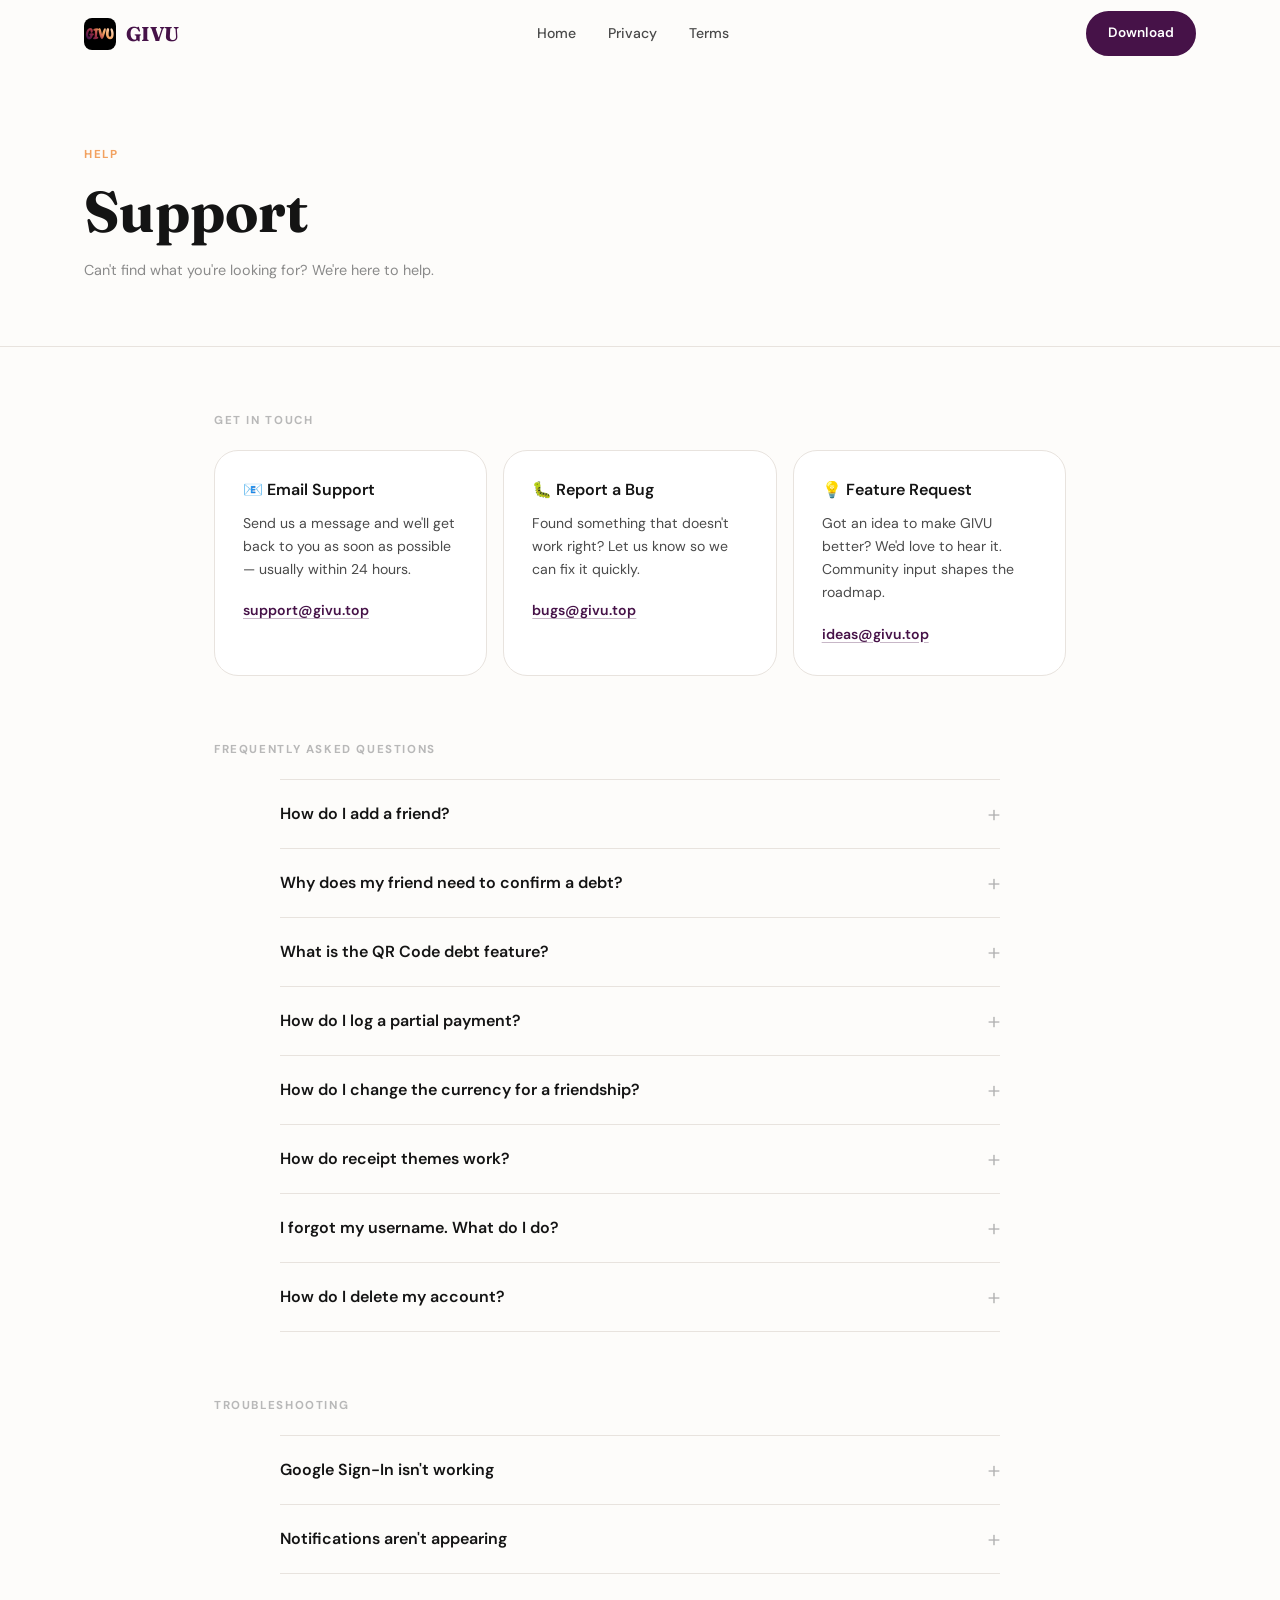
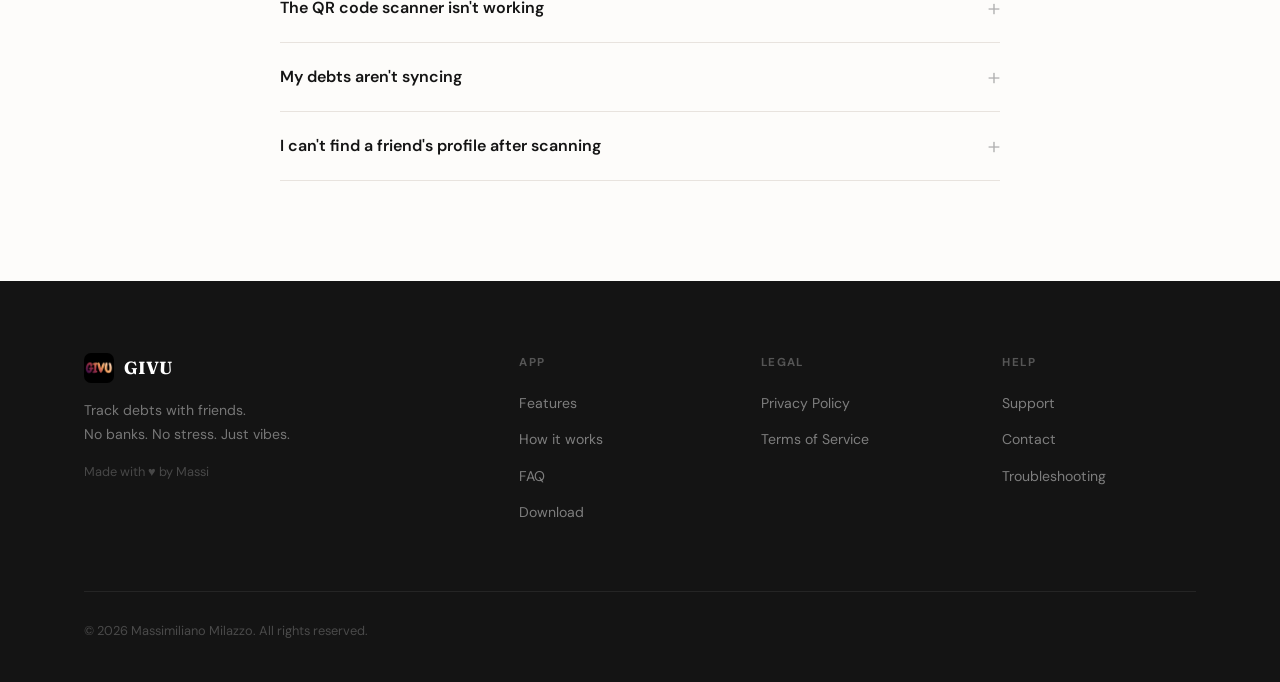
<file: support.html>
<!DOCTYPE html>
<html lang="en">
<head>
  <meta charset="UTF-8" />
  <meta name="apple-itunes-app" content="app-id=6819684679" />
  <meta name="viewport" content="width=device-width, initial-scale=1.0" />
  <title>Support — GIVU</title>
  <meta name="description" content="GIVU Support — get help, find answers, or contact us." />
  <link rel="icon" type="image/png" sizes="32x32" href="assets/favicon-32.png" />
  <link rel="icon" type="image/png" sizes="16x16" href="assets/favicon-32.png" />
  <link rel="apple-touch-icon" sizes="180x180" href="assets/favicon-180.png" />
  <link rel="preconnect" href="https://fonts.googleapis.com" />
  <link rel="preconnect" href="https://fonts.gstatic.com" crossorigin />
  <link href="https://fonts.googleapis.com/css2?family=Fraunces:ital,opsz,wght@0,9..144,700;0,9..144,900;1,9..144,400&family=DM+Sans:opsz,wght@9..40,400;9..40,500;9..40,600&display=swap" rel="stylesheet" />
  <link rel="stylesheet" href="style.css" />
</head>
<body>

  <!-- NAV -->
  <nav class="nav scrolled" id="nav">
    <div class="nav-inner">
      <a href="index.html" class="nav-brand">
        <img src="assets/GivuApplogo.png" alt="GIVU" class="nav-icon" />
        <span class="nav-wordmark">GIVU</span>
      </a>
      <ul class="nav-links" id="navLinks">
        <li><a href="index.html">Home</a></li>
        <li><a href="privacy.html">Privacy</a></li>
        <li><a href="terms.html">Terms</a></li>
      </ul>
      <a href="https://apps.apple.com/app/givu/id6819684679" target="_blank" rel="noopener" class="btn btn-primary nav-cta">Download</a>
      <button class="hamburger" id="hamburger" aria-label="Open menu">
        <span></span><span></span><span></span>
      </button>
    </div>
  </nav>

  <!-- PAGE HERO -->
  <div class="page-hero">
    <div class="page-hero-inner">
      <div class="page-tag">Help</div>
      <h1 class="page-title">Support</h1>
      <p class="page-meta">Can't find what you're looking for? We're here to help.</p>
    </div>
  </div>

  <!-- CONTENT -->
  <div class="page-content" style="max-width: 900px;">

    <!-- Contact cards -->
    <div class="support-section-label" id="contact">Get in touch</div>
    <div class="support-cards">
      <div class="support-card reveal">
        <h3>📧 Email Support</h3>
        <p>Send us a message and we'll get back to you as soon as possible — usually within 24 hours.</p>
        <a href="mailto:support@givu.top">support@givu.top</a>
      </div>
      <div class="support-card reveal delay-1">
        <h3>🐛 Report a Bug</h3>
        <p>Found something that doesn't work right? Let us know so we can fix it quickly.</p>
        <a href="mailto:bugs@givu.top">bugs@givu.top</a>
      </div>
      <div class="support-card reveal delay-2">
        <h3>💡 Feature Request</h3>
        <p>Got an idea to make GIVU better? We'd love to hear it. Community input shapes the roadmap.</p>
        <a href="mailto:ideas@givu.top">ideas@givu.top</a>
      </div>
    </div>

    <!-- FAQ -->
    <div class="support-section-label" id="faq" style="margin-top: 64px;">Frequently asked questions</div>
    <div class="faq-list support-faq">

      <div class="faq-item reveal">
        <button class="faq-question">How do I add a friend? <span class="faq-icon">+</span></button>
        <div class="faq-answer"><p>Tap the + button on the Home screen and select "Add Friend". You can share your QR code, send a link via message, or scan a friend's QR code directly. Once connected, you'll see your friend in the receipts list.</p></div>
      </div>

      <div class="faq-item reveal">
        <button class="faq-question">Why does my friend need to confirm a debt? <span class="faq-icon">+</span></button>
        <div class="faq-answer"><p>When you create a debt, it's sent to your friend for confirmation. This two-way system prevents anyone from adding fake debts unilaterally. Once confirmed, the debt appears on both receipts. You can skip this step by using the QR Code flow instead.</p></div>
      </div>

      <div class="faq-item reveal">
        <button class="faq-question">What is the QR Code debt feature? <span class="faq-icon">+</span></button>
        <div class="faq-answer"><p>Tap "via QR" in the Create Debt screen, enter the amount and role, and a QR code appears. When your friend scans it with GIVU, the debt is instantly confirmed and saved — no waiting required. Great for splitting bills at a restaurant.</p></div>
      </div>

      <div class="faq-item reveal">
        <button class="faq-question">How do I log a partial payment? <span class="faq-icon">+</span></button>
        <div class="faq-answer"><p>Open a receipt by tapping on a friend's name in the Home screen. Tap "pay part" at the bottom. Enter the amount you received (only the creditor can log a payment — this keeps records accurate). The balance updates automatically.</p></div>
      </div>

      <div class="faq-item reveal">
        <button class="faq-question">How do I change the currency for a friendship? <span class="faq-icon">+</span></button>
        <div class="faq-answer"><p>When creating a new debt, tap "Use other currency" below the friend selection to override the friendship currency for that specific debt. For individual debts, you can always choose a different currency regardless of the friendship default.</p></div>
      </div>

      <div class="faq-item reveal">
        <button class="faq-question">How do receipt themes work? <span class="faq-icon">+</span></button>
        <div class="faq-answer"><p>Tap the paintbrush icon on the Home screen to open Receipt Customization. Free themes are always available. Glass unlocks after adding 10 friends. Signature themes like Linen, Noir, Mulberry and Terracotta are optional purchases and can be restored through your Apple account.</p></div>
      </div>

      <div class="faq-item reveal">
        <button class="faq-question">I forgot my username. What do I do? <span class="faq-icon">+</span></button>
        <div class="faq-answer"><p>Simple Login uses your username and password and doesn't have a built-in recovery flow at this time. If you registered with an email address, you can use the "Continue with Email" option and the standard password reset flow. For username recovery, contact us at <a href="mailto:support@givu.top">support@givu.top</a>.</p></div>
      </div>

      <div class="faq-item reveal">
        <button class="faq-question">How do I delete my account? <span class="faq-icon">+</span></button>
        <div class="faq-answer"><p>To request account deletion, contact us at <a href="mailto:support@givu.top">support@givu.top</a> with the subject line "Account Deletion Request". Include your username or registered email. We'll process your request within 30 days.</p></div>
      </div>

    </div>

    <!-- Troubleshooting -->
    <div class="support-section-label" id="troubleshooting" style="margin-top: 64px;">Troubleshooting</div>
    <div class="faq-list support-faq">

      <div class="faq-item reveal">
        <button class="faq-question">Google Sign-In isn't working <span class="faq-icon">+</span></button>
        <div class="faq-answer"><p>Make sure you have a stable internet connection. Try signing out of your Google account in iPhone Settings and signing back in. If the problem persists, try restarting the app. If it still doesn't work, contact us with your device model and iOS version.</p></div>
      </div>

      <div class="faq-item reveal">
        <button class="faq-question">Notifications aren't appearing <span class="faq-icon">+</span></button>
        <div class="faq-answer"><p>GIVU uses in-app notifications, not push notifications. Notifications appear inside the app (bell icon on Home screen) when someone adds you as a friend, sends a debt, or confirms one. Make sure you're looking inside the app rather than expecting device-level notifications.</p></div>
      </div>

      <div class="faq-item reveal">
        <button class="faq-question">The QR code scanner isn't working <span class="faq-icon">+</span></button>
        <div class="faq-answer"><p>Make sure GIVU has camera permission in iPhone Settings → Privacy & Security → Camera → GIVU. Ensure the QR code is well-lit and fully visible in the camera frame. The QR code must be generated by GIVU — codes from other apps will not work.</p></div>
      </div>

      <div class="faq-item reveal">
        <button class="faq-question">My debts aren't syncing <span class="faq-icon">+</span></button>
        <div class="faq-answer"><p>GIVU requires an internet connection to sync data. Check your connection and try pulling down to refresh on the Home screen. If the issue persists, try signing out and signing back in. If syncing is still broken, contact us with details.</p></div>
      </div>

      <div class="faq-item reveal">
        <button class="faq-question">I can't find a friend's profile after scanning <span class="faq-icon">+</span></button>
        <div class="faq-answer"><p>Make sure your friend is using GIVU and has created an account. The QR code displayed in GIVU links directly to their GIVU account — scanning a screenshot or QR from another app won't work. Both users must have the same version of the app installed.</p></div>
      </div>

    </div>

  </div>

  <!-- FOOTER -->
  <footer class="footer">
    <div class="container">
      <div class="footer-grid">
        <div class="footer-brand">
          <a href="index.html" class="footer-logo">
            <img src="assets/GivuApplogo.png" alt="GIVU" />
            <span>GIVU</span>
          </a>
          <p>Track debts with friends.<br />No banks. No stress. Just vibes.</p>
          <p class="footer-byline">Made with ♥ by Massi</p>
        </div>
        <div class="footer-col">
          <h4>App</h4>
          <ul>
            <li><a href="index.html#features">Features</a></li>
            <li><a href="index.html#how-it-works">How it works</a></li>
            <li><a href="index.html#faq">FAQ</a></li>
            <li><a href="https://apps.apple.com/app/givu/id6819684679" target="_blank" rel="noopener">Download</a></li>
          </ul>
        </div>
        <div class="footer-col">
          <h4>Legal</h4>
          <ul>
            <li><a href="privacy.html">Privacy Policy</a></li>
            <li><a href="terms.html">Terms of Service</a></li>
          </ul>
        </div>
        <div class="footer-col">
          <h4>Help</h4>
          <ul>
            <li><a href="support.html">Support</a></li>
            <li><a href="mailto:support@givu.top">Contact</a></li>
            <li><a href="support.html#troubleshooting">Troubleshooting</a></li>
          </ul>
        </div>
      </div>
      <div class="footer-bottom">
        <p>© 2026 Massimiliano Milazzo. All rights reserved.</p>
      </div>
    </div>
  </footer>

  <script src="script.js"></script>
</body>
</html>
</file>
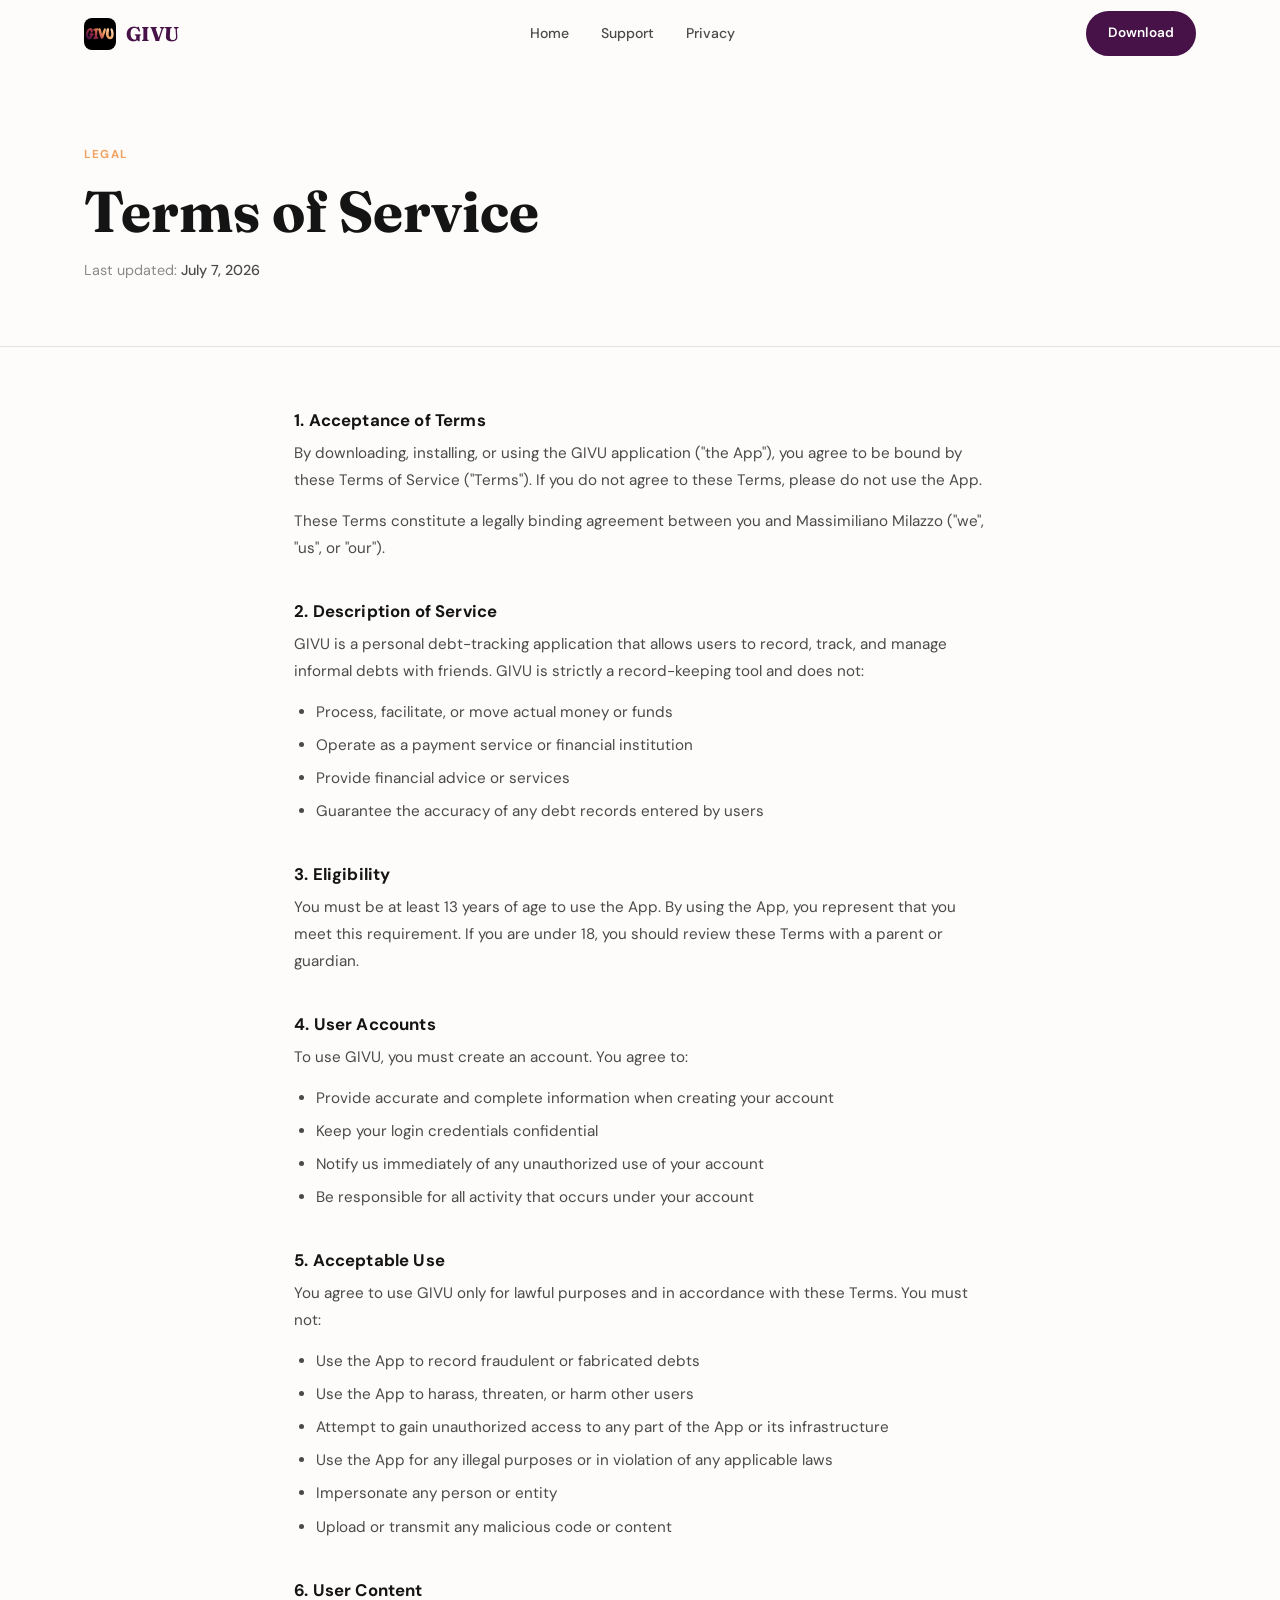
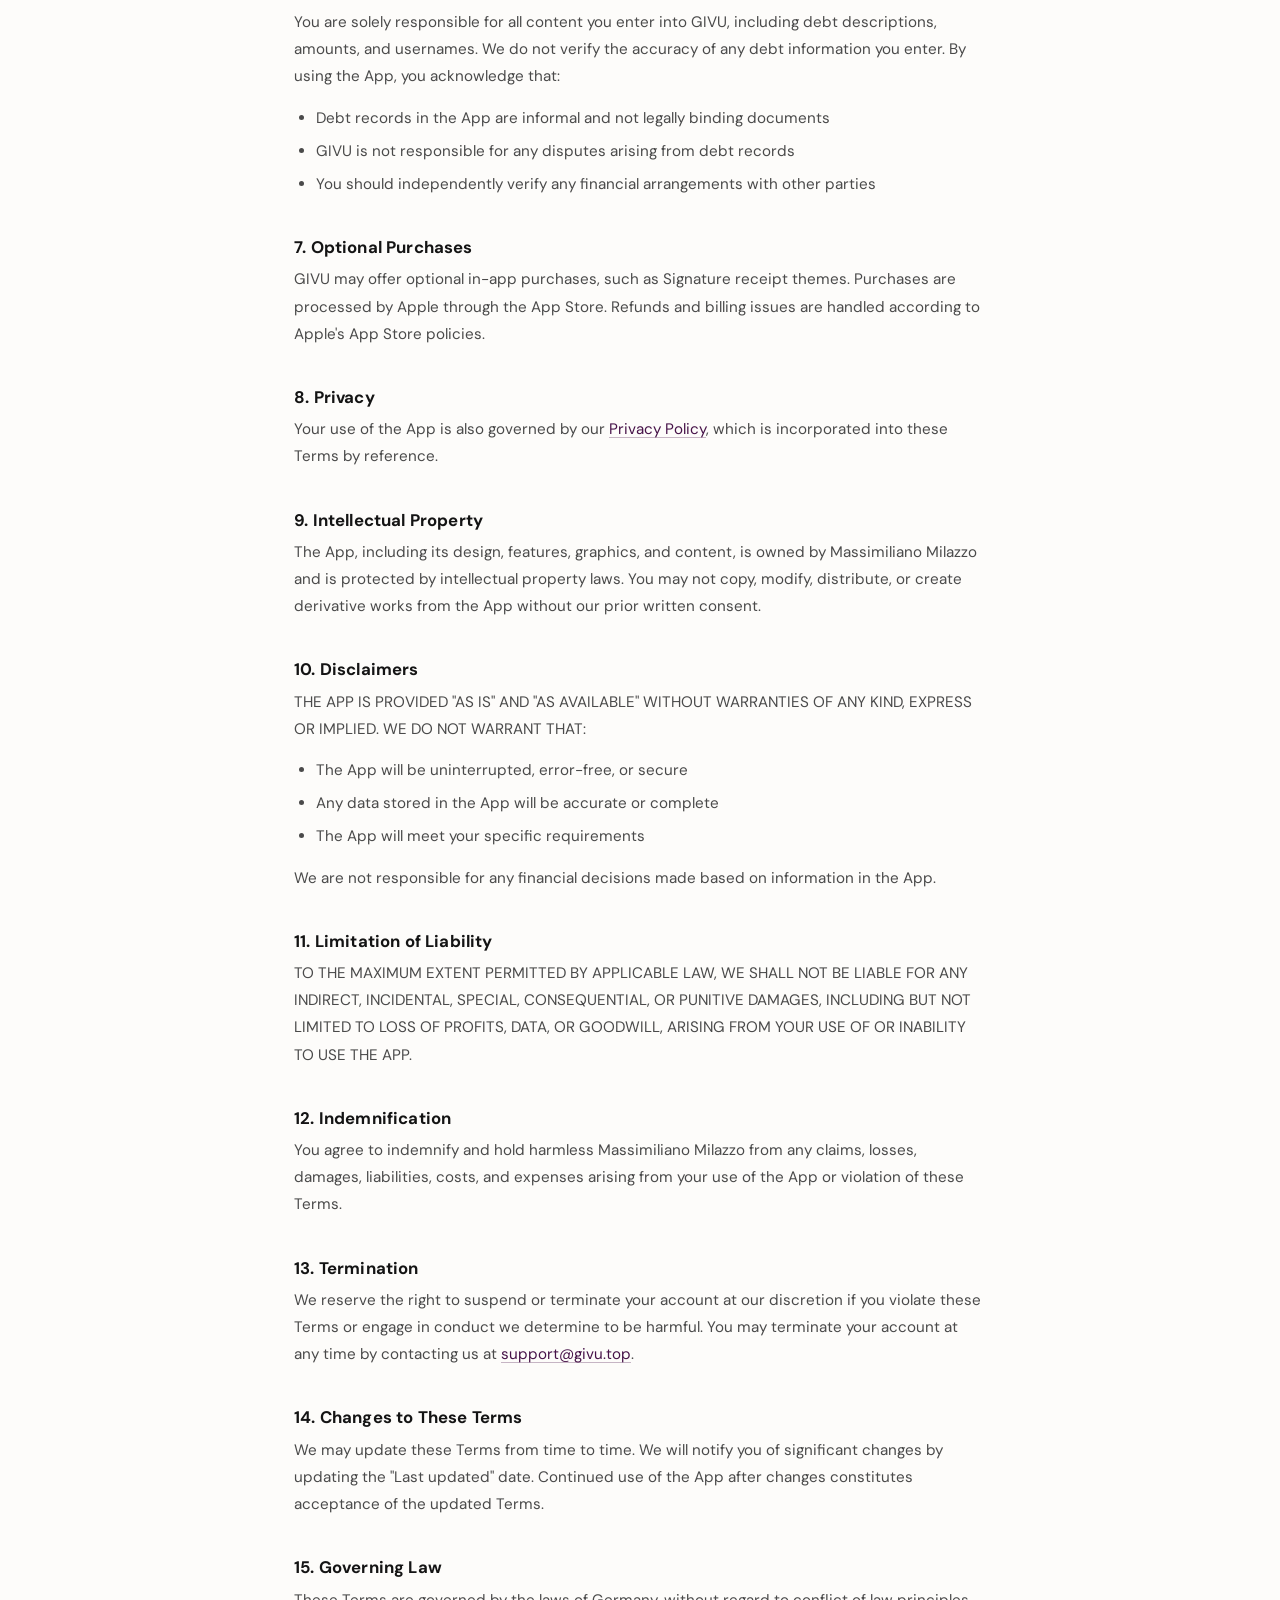
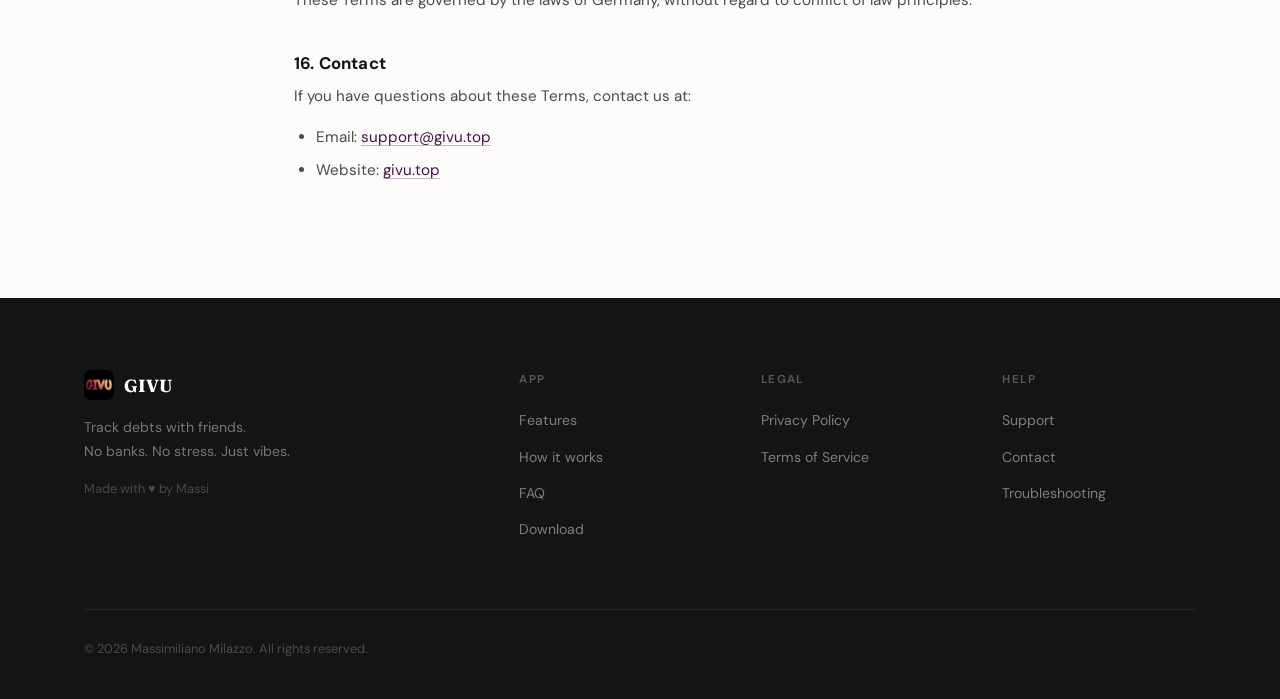
<file: terms.html>
<!DOCTYPE html>
<html lang="en">
<head>
  <meta charset="UTF-8" />
  <meta name="apple-itunes-app" content="app-id=6819684679" />
  <meta name="viewport" content="width=device-width, initial-scale=1.0" />
  <title>Terms of Service — GIVU</title>
  <meta name="description" content="GIVU Terms of Service." />
  <link rel="icon" type="image/png" sizes="32x32" href="assets/favicon-32.png" />
  <link rel="icon" type="image/png" sizes="16x16" href="assets/favicon-32.png" />
  <link rel="apple-touch-icon" sizes="180x180" href="assets/favicon-180.png" />
  <link rel="preconnect" href="https://fonts.googleapis.com" />
  <link rel="preconnect" href="https://fonts.gstatic.com" crossorigin />
  <link href="https://fonts.googleapis.com/css2?family=Fraunces:ital,opsz,wght@0,9..144,700;0,9..144,900;1,9..144,400&family=DM+Sans:opsz,wght@9..40,400;9..40,500;9..40,600&display=swap" rel="stylesheet" />
  <link rel="stylesheet" href="style.css" />
</head>
<body>

  <!-- NAV -->
  <nav class="nav scrolled" id="nav">
    <div class="nav-inner">
      <a href="index.html" class="nav-brand">
        <img src="assets/GivuApplogo.png" alt="GIVU" class="nav-icon" />
        <span class="nav-wordmark">GIVU</span>
      </a>
      <ul class="nav-links" id="navLinks">
        <li><a href="index.html">Home</a></li>
        <li><a href="support.html">Support</a></li>
        <li><a href="privacy.html">Privacy</a></li>
      </ul>
      <a href="https://apps.apple.com/app/givu/id6819684679" target="_blank" rel="noopener" class="btn btn-primary nav-cta">Download</a>
      <button class="hamburger" id="hamburger" aria-label="Open menu">
        <span></span><span></span><span></span>
      </button>
    </div>
  </nav>

  <!-- PAGE HERO -->
  <div class="page-hero">
    <div class="page-hero-inner">
      <div class="page-tag">Legal</div>
      <h1 class="page-title">Terms of Service</h1>
      <p class="page-meta">Last updated: <strong>July 7, 2026</strong></p>
    </div>
  </div>

  <!-- CONTENT -->
  <div class="page-content">

    <h2>1. Acceptance of Terms</h2>
    <p>By downloading, installing, or using the GIVU application ("the App"), you agree to be bound by these Terms of Service ("Terms"). If you do not agree to these Terms, please do not use the App.</p>
    <p>These Terms constitute a legally binding agreement between you and Massimiliano Milazzo ("we", "us", or "our").</p>

    <h2>2. Description of Service</h2>
    <p>GIVU is a personal debt-tracking application that allows users to record, track, and manage informal debts with friends. GIVU is strictly a record-keeping tool and does not:</p>
    <ul>
      <li>Process, facilitate, or move actual money or funds</li>
      <li>Operate as a payment service or financial institution</li>
      <li>Provide financial advice or services</li>
      <li>Guarantee the accuracy of any debt records entered by users</li>
    </ul>

    <h2>3. Eligibility</h2>
    <p>You must be at least 13 years of age to use the App. By using the App, you represent that you meet this requirement. If you are under 18, you should review these Terms with a parent or guardian.</p>

    <h2>4. User Accounts</h2>
    <p>To use GIVU, you must create an account. You agree to:</p>
    <ul>
      <li>Provide accurate and complete information when creating your account</li>
      <li>Keep your login credentials confidential</li>
      <li>Notify us immediately of any unauthorized use of your account</li>
      <li>Be responsible for all activity that occurs under your account</li>
    </ul>

    <h2>5. Acceptable Use</h2>
    <p>You agree to use GIVU only for lawful purposes and in accordance with these Terms. You must not:</p>
    <ul>
      <li>Use the App to record fraudulent or fabricated debts</li>
      <li>Use the App to harass, threaten, or harm other users</li>
      <li>Attempt to gain unauthorized access to any part of the App or its infrastructure</li>
      <li>Use the App for any illegal purposes or in violation of any applicable laws</li>
      <li>Impersonate any person or entity</li>
      <li>Upload or transmit any malicious code or content</li>
    </ul>

    <h2>6. User Content</h2>
    <p>You are solely responsible for all content you enter into GIVU, including debt descriptions, amounts, and usernames. We do not verify the accuracy of any debt information you enter. By using the App, you acknowledge that:</p>
    <ul>
      <li>Debt records in the App are informal and not legally binding documents</li>
      <li>GIVU is not responsible for any disputes arising from debt records</li>
      <li>You should independently verify any financial arrangements with other parties</li>
    </ul>

    <h2>7. Optional Purchases</h2>
    <p>GIVU may offer optional in-app purchases, such as Signature receipt themes. Purchases are processed by Apple through the App Store. Refunds and billing issues are handled according to Apple's App Store policies.</p>

    <h2>8. Privacy</h2>
    <p>Your use of the App is also governed by our <a href="privacy.html">Privacy Policy</a>, which is incorporated into these Terms by reference.</p>

    <h2>9. Intellectual Property</h2>
    <p>The App, including its design, features, graphics, and content, is owned by Massimiliano Milazzo and is protected by intellectual property laws. You may not copy, modify, distribute, or create derivative works from the App without our prior written consent.</p>

    <h2>10. Disclaimers</h2>
    <p>THE APP IS PROVIDED "AS IS" AND "AS AVAILABLE" WITHOUT WARRANTIES OF ANY KIND, EXPRESS OR IMPLIED. WE DO NOT WARRANT THAT:</p>
    <ul>
      <li>The App will be uninterrupted, error-free, or secure</li>
      <li>Any data stored in the App will be accurate or complete</li>
      <li>The App will meet your specific requirements</li>
    </ul>
    <p>We are not responsible for any financial decisions made based on information in the App.</p>

    <h2>11. Limitation of Liability</h2>
    <p>TO THE MAXIMUM EXTENT PERMITTED BY APPLICABLE LAW, WE SHALL NOT BE LIABLE FOR ANY INDIRECT, INCIDENTAL, SPECIAL, CONSEQUENTIAL, OR PUNITIVE DAMAGES, INCLUDING BUT NOT LIMITED TO LOSS OF PROFITS, DATA, OR GOODWILL, ARISING FROM YOUR USE OF OR INABILITY TO USE THE APP.</p>

    <h2>12. Indemnification</h2>
    <p>You agree to indemnify and hold harmless Massimiliano Milazzo from any claims, losses, damages, liabilities, costs, and expenses arising from your use of the App or violation of these Terms.</p>

    <h2>13. Termination</h2>
    <p>We reserve the right to suspend or terminate your account at our discretion if you violate these Terms or engage in conduct we determine to be harmful. You may terminate your account at any time by contacting us at <a href="mailto:support@givu.top">support@givu.top</a>.</p>

    <h2>14. Changes to These Terms</h2>
    <p>We may update these Terms from time to time. We will notify you of significant changes by updating the "Last updated" date. Continued use of the App after changes constitutes acceptance of the updated Terms.</p>

    <h2>15. Governing Law</h2>
    <p>These Terms are governed by the laws of Germany, without regard to conflict of law principles.</p>

    <h2>16. Contact</h2>
    <p>If you have questions about these Terms, contact us at:</p>
    <ul>
      <li>Email: <a href="mailto:support@givu.top">support@givu.top</a></li>
      <li>Website: <a href="index.html">givu.top</a></li>
    </ul>

  </div>

  <!-- FOOTER -->
  <footer class="footer">
    <div class="container">
      <div class="footer-grid">
        <div class="footer-brand">
          <a href="index.html" class="footer-logo">
            <img src="assets/GivuApplogo.png" alt="GIVU" />
            <span>GIVU</span>
          </a>
          <p>Track debts with friends.<br />No banks. No stress. Just vibes.</p>
          <p class="footer-byline">Made with ♥ by Massi</p>
        </div>
        <div class="footer-col">
          <h4>App</h4>
          <ul>
            <li><a href="index.html#features">Features</a></li>
            <li><a href="index.html#how-it-works">How it works</a></li>
            <li><a href="index.html#faq">FAQ</a></li>
            <li><a href="https://apps.apple.com/app/givu/id6819684679" target="_blank" rel="noopener">Download</a></li>
          </ul>
        </div>
        <div class="footer-col">
          <h4>Legal</h4>
          <ul>
            <li><a href="privacy.html">Privacy Policy</a></li>
            <li><a href="terms.html">Terms of Service</a></li>
          </ul>
        </div>
        <div class="footer-col">
          <h4>Help</h4>
          <ul>
            <li><a href="support.html">Support</a></li>
            <li><a href="mailto:support@givu.top">Contact</a></li>
            <li><a href="support.html#troubleshooting">Troubleshooting</a></li>
          </ul>
        </div>
      </div>
      <div class="footer-bottom">
        <p>© 2026 Massimiliano Milazzo. All rights reserved.</p>
      </div>
    </div>
  </footer>

  <script src="script.js"></script>
</body>
</html>
</file>
<file: style.css>
/* ================================================
   GIVU v2 — Clean Editorial Design
   Light base · Brand colors as accents
   ================================================ */

/* ---- Reset ---- */
*, *::before, *::after {
  box-sizing: border-box;
  margin: 0;
  padding: 0;
}

/* ---- Design Tokens ---- */
:root {
  /* Brand */
  --purple:       #461248;
  --purple-mid:   #6b2070;
  --red:          #a93747;
  --orange:       #f2a15f;
  --beige:        #ffd6b6;

  /* Tints */
  --purple-tint:  #f3eaf3;
  --orange-tint:  #fdf5ec;
  --red-tint:     #fdf0f0;
  --beige-tint:   #fff8f3;

  /* Neutrals */
  --ink:          #141414;
  --ink-2:        #4a4a4a;
  --ink-3:        #8a8a8a;
  --ink-4:        #b8b8b8;
  --bg:           #fdfcfa;
  --bg-alt:       #fff8f2;
  --surface:      #ffffff;
  --border:       #e8e3de;
  --border-2:     #d0cac4;

  /* Typography */
  --serif:  'Fraunces', Georgia, 'Times New Roman', serif;
  --sans:   'DM Sans', -apple-system, BlinkMacSystemFont, 'Segoe UI', sans-serif;
  --mono:   'Courier New', Courier, monospace;

  /* Layout */
  --max-w:      1160px;
  --nav-h:      68px;
  --r-sm:       8px;
  --r-md:       16px;
  --r-lg:       24px;
  --r-xl:       36px;
  --r-pill:     100px;

  /* Shadows */
  --s-sm:  0 1px 3px rgba(0,0,0,.06), 0 1px 2px rgba(0,0,0,.04);
  --s-md:  0 4px 16px rgba(0,0,0,.08), 0 2px 6px rgba(0,0,0,.04);
  --s-lg:  0 16px 48px rgba(0,0,0,.10), 0 4px 16px rgba(0,0,0,.05);
  --s-xl:  0 32px 80px rgba(0,0,0,.14), 0 8px 24px rgba(0,0,0,.07);
}

/* ---- Base ---- */
html {
  scroll-behavior: smooth;
  font-size: 16px;
}
body {
  font-family: var(--sans);
  background: var(--bg);
  color: var(--ink);
  line-height: 1.65;
  -webkit-font-smoothing: antialiased;
  -moz-osx-font-smoothing: grayscale;
  overflow-x: hidden;
}

/* ---- Typography ---- */
h1, h2 {
  font-family: var(--serif);
  font-weight: 700;
  line-height: 1.12;
  color: var(--ink);
}
h1 { font-size: clamp(2.8rem, 6vw, 5rem); }
h2 { font-size: clamp(2rem, 4vw, 3.2rem); }
h3 {
  font-family: var(--sans);
  font-size: 1.1rem;
  font-weight: 600;
  color: var(--ink);
  line-height: 1.4;
}
p { color: var(--ink-2); }
em { font-style: italic; color: var(--orange); }
a { color: inherit; text-decoration: none; }

/* ---- Layout ---- */
.container {
  max-width: var(--max-w);
  margin: 0 auto;
  padding: 0 24px;
}
.section { padding: 100px 0; }

/* ---- Buttons ---- */
.btn {
  display: inline-flex;
  align-items: center;
  gap: 8px;
  padding: 14px 28px;
  border-radius: var(--r-pill);
  font-family: var(--sans);
  font-size: 0.95rem;
  font-weight: 600;
  letter-spacing: 0.01em;
  cursor: pointer;
  border: 2px solid transparent;
  text-decoration: none;
  transition: transform 0.2s ease, box-shadow 0.2s ease, background 0.2s ease, border-color 0.2s ease;
  white-space: nowrap;
}
.btn-primary {
  background: var(--purple);
  color: #fff;
  border-color: var(--purple);
}
.btn-primary:hover {
  background: var(--purple-mid);
  border-color: var(--purple-mid);
  transform: translateY(-2px);
  box-shadow: 0 10px 28px rgba(70,18,72,.28);
}
.btn-ghost {
  background: transparent;
  color: var(--ink);
  border-color: var(--border-2);
}
.btn-ghost:hover {
  border-color: var(--ink);
  transform: translateY(-2px);
}
.btn-white {
  background: #fff;
  color: var(--purple);
  border-color: #fff;
}
.btn-white:hover {
  background: var(--beige);
  border-color: var(--beige);
  transform: translateY(-2px);
  box-shadow: 0 10px 28px rgba(255,214,182,.4);
}

/* ---- Section Shared ---- */
.section-tag {
  display: inline-block;
  font-size: 0.72rem;
  font-weight: 700;
  letter-spacing: 0.14em;
  text-transform: uppercase;
  color: var(--orange);
  margin-bottom: 14px;
}
.section-header {
  text-align: center;
  margin-bottom: 60px;
}
.section-title { margin-bottom: 14px; }
.section-subtitle {
  font-size: 1.05rem;
  max-width: 520px;
  margin: 0 auto;
  color: var(--ink-2);
}

/* ================================================
   NAV
   ================================================ */
.nav {
  position: fixed;
  inset: 0 0 auto 0;
  z-index: 200;
  height: var(--nav-h);
  background: rgba(253,252,250,.88);
  backdrop-filter: blur(18px);
  -webkit-backdrop-filter: blur(18px);
  border-bottom: 1px solid transparent;
  transition: border-color 0.3s;
}
.nav.scrolled {
  border-bottom-color: var(--border);
}
.nav-inner {
  max-width: var(--max-w);
  margin: 0 auto;
  padding: 0 24px;
  height: 100%;
  display: flex;
  align-items: center;
  gap: 32px;
}
.nav-brand {
  display: flex;
  align-items: center;
  gap: 10px;
  flex-shrink: 0;
}
.nav-icon {
  width: 32px;
  height: 32px;
  border-radius: 8px;
}
.nav-wordmark {
  font-family: var(--serif);
  font-weight: 700;
  font-size: 1.25rem;
  color: var(--purple);
  letter-spacing: -0.01em;
}
.nav-links {
  display: flex;
  list-style: none;
  gap: 32px;
  margin: 0 auto;
}
.nav-links a {
  font-size: 0.88rem;
  font-weight: 500;
  color: var(--ink-2);
  transition: color 0.2s;
}
.nav-links a:hover { color: var(--ink); }
.nav-cta {
  padding: 9px 20px;
  font-size: 0.85rem;
}
.hamburger {
  display: none;
  flex-direction: column;
  gap: 5px;
  background: none;
  border: none;
  cursor: pointer;
  padding: 4px;
  margin-left: auto;
}
.hamburger span {
  display: block;
  width: 24px;
  height: 2px;
  background: var(--ink);
  border-radius: 2px;
  transition: all 0.28s ease;
}

/* ================================================
   HERO
   ================================================ */
.hero {
  min-height: 100svh;
  display: flex;
  align-items: center;
  padding-top: var(--nav-h);
}
.hero-inner {
  width: 100%;
  display: grid;
  grid-template-columns: 1fr 1fr;
  gap: 64px;
  align-items: center;
  padding-top: 60px;
  padding-bottom: 80px;
}

/* Badge */
.badge {
  display: inline-flex;
  align-items: center;
  gap: 8px;
  background: var(--purple-tint);
  color: var(--purple);
  font-size: 0.75rem;
  font-weight: 700;
  letter-spacing: 0.07em;
  text-transform: uppercase;
  padding: 7px 14px;
  border-radius: var(--r-pill);
  margin-bottom: 28px;
  border: 1px solid rgba(70,18,72,.12);
}
.badge-dot {
  width: 7px;
  height: 7px;
  background: var(--red);
  border-radius: 50%;
  animation: blink 2.2s ease-in-out infinite;
}
@keyframes blink {
  0%, 100% { opacity: 1; transform: scale(1); }
  50% { opacity: 0.45; transform: scale(0.75); }
}

/* Hero text */
.hero-title { margin-bottom: 22px; }
.hero-subtitle {
  font-size: 1.12rem;
  line-height: 1.72;
  max-width: 420px;
  margin-bottom: 40px;
  color: var(--ink-2);
}
.hero-actions {
  display: flex;
  gap: 12px;
  flex-wrap: wrap;
  margin-bottom: 56px;
}
.hero-stats {
  display: flex;
  align-items: center;
  gap: 20px;
}
.stat { text-align: center; }
.stat-value {
  display: block;
  font-family: var(--serif);
  font-size: 1.7rem;
  font-weight: 700;
  color: var(--ink);
  line-height: 1;
}
.stat-label {
  display: block;
  font-size: 0.72rem;
  color: var(--ink-4);
  letter-spacing: 0.05em;
  margin-top: 4px;
}
.stat-divider {
  width: 1px;
  height: 34px;
  background: var(--border);
  flex-shrink: 0;
}

/* Phone mockup */
.hero-visual {
  display: flex;
  justify-content: center;
  align-items: center;
  position: relative;
}
.phone-wrap {
  position: relative;
  display: inline-block;
}
.phone-glow {
  position: absolute;
  inset: -40px;
  background: radial-gradient(ellipse at center, rgba(242,161,95,.18) 0%, transparent 70%);
  z-index: -1;
  pointer-events: none;
}
.phone-frame {
  width: 268px;
  background: #111;
  border-radius: 44px;
  padding: 10px;
  box-shadow: var(--s-xl), inset 0 0 0 1px rgba(255,255,255,.08);
  position: relative;
}
/* Slideshow inside phone */
.slideshow {
  position: relative;
  width: 100%;
  border-radius: 36px;
  overflow: hidden;
  /* match phone-screen display */
  display: block;
  line-height: 0;
}
.slide {
  position: absolute;
  top: 0; left: 0;
  width: 100%;
  opacity: 0;
  transition: opacity 0.9s ease;
  border-radius: 36px;
}
.slide.active {
  position: relative;
  opacity: 1;
}
/* keep the frame sized to the visible slide */
.slide:not(.active) {
  position: absolute;
}

.phone-screen {
  width: 100%;
  border-radius: 36px;
  display: block;
}

/* Floating receipt chips */
.receipt-chip {
  position: absolute;
  background: #fff;
  border: 1px solid var(--border);
  border-radius: 16px;
  padding: 14px 18px;
  box-shadow: 0 8px 32px rgba(0,0,0,.11), 0 2px 8px rgba(0,0,0,.06);
  min-width: 152px;
  font-family: var(--mono);
}
.receipt-chip--a {
  top: 72px;
  left: -110px;
  transform: rotate(-4deg);
  animation: chipA 4.2s ease-in-out infinite;
}
.receipt-chip--b {
  bottom: 88px;
  right: -90px;
  transform: rotate(3deg);
  animation: chipB 5s ease-in-out infinite;
}
@keyframes chipA {
  0%, 100% { transform: rotate(-4deg) translateY(0px); }
  50% { transform: rotate(-4deg) translateY(-10px); }
}
@keyframes chipB {
  0%, 100% { transform: rotate(3deg) translateY(0px); }
  50% { transform: rotate(3deg) translateY(-7px); }
}
.chip-label {
  font-size: 0.65rem;
  letter-spacing: 0.08em;
  text-transform: uppercase;
  color: var(--ink-3);
  margin-bottom: 5px;
  font-family: var(--mono);
}
.chip-amount {
  font-size: 1.4rem;
  font-weight: 700;
  font-family: var(--mono);
  margin-bottom: 4px;
  line-height: 1;
}
.chip-amount--green { color: #2a7a40; }
.chip-amount--red   { color: var(--red); }
.chip-note {
  font-size: 0.7rem;
  color: var(--ink-4);
  font-family: var(--mono);
}

/* ================================================
   FEATURES
   ================================================ */
.features {
  background: var(--bg);
}
.features-grid {
  display: grid;
  grid-template-columns: repeat(3, 1fr);
  gap: 16px;
}
.feature-card {
  background: var(--surface);
  border: 1px solid var(--border);
  border-radius: var(--r-lg);
  padding: 32px;
  display: flex;
  flex-direction: column;
  gap: 16px;
  transition: transform 0.25s ease, box-shadow 0.25s ease, border-color 0.25s ease;
  position: relative;
  overflow: hidden;
}
.feature-card:hover {
  transform: translateY(-3px);
  box-shadow: var(--s-md);
  border-color: var(--border-2);
}
.feature-icon-wrap {
  font-size: 1.7rem;
  width: 52px;
  height: 52px;
  border-radius: var(--r-md);
  background: var(--bg, #f8f8f8);
  display: flex;
  align-items: center;
  justify-content: center;
  flex-shrink: 0;
  background: var(--bg);
}
.feature-text h3 { margin-bottom: 8px; }
.feature-text p { font-size: 0.9rem; line-height: 1.65; color: var(--ink-2); }

/* Mini receipt decoration inside wide card */
.feature-deco {
  flex-shrink: 0;
  display: flex;
  align-items: center;
  justify-content: center;
}
.mini-receipt {
  background: #f7f4ec;
  border-radius: 12px;
  padding: 18px 20px;
  font-family: var(--mono);
  font-size: 0.72rem;
  color: #5a4a3a;
  min-width: 220px;
  line-height: 1.8;
  box-shadow: var(--s-sm), inset 0 0 0 1px rgba(0,0,0,.05);
  position: relative;
}
.mini-receipt::after {
  content: '';
  position: absolute;
  bottom: -1px; left: 0; right: 0;
  height: 10px;
  background:
    radial-gradient(circle at 4px 0, var(--bg) 4px, #f7f4ec 4px) 0 0 / 8px 10px repeat-x;
}
.mr-line { letter-spacing: 0.02em; }
.mr-line--bold { font-weight: bold; margin-bottom: 4px; color: #3a2a1a; }
.mr-divider { color: #c0b0a0; margin: 4px 0; }
.mr-line--total { font-weight: bold; color: #3a2a1a; margin-top: 4px; }

/* ================================================
   THEMES
   ================================================ */
.themes {
  background: var(--bg-alt);
  padding-bottom: 40px;
}
.themes-scroll {
  overflow-x: auto;
  padding: 0 24px 28px;
  scrollbar-width: none;
  -ms-overflow-style: none;
  cursor: grab;
}
.themes-scroll:active { cursor: grabbing; }
.themes-scroll::-webkit-scrollbar { display: none; }
.themes-track {
  display: flex;
  gap: 14px;
  width: max-content;
  padding: 4px 0;
  /* center in wide viewports */
  margin: 0 auto;
  max-width: calc(var(--max-w) - 48px);
}
.theme-card {
  flex-shrink: 0;
  width: 236px;
  border-radius: var(--r-lg);
  overflow: hidden;
  box-shadow: var(--s-md);
  position: relative;
  background: #111;
  transition: transform 0.3s ease, box-shadow 0.3s ease;
}
.theme-card:hover {
  transform: translateY(-5px) scale(1.01);
  box-shadow: var(--s-lg);
}
.theme-card--wide { width: 400px; }
.theme-card img {
  width: 100%;
  height: 320px;
  object-fit: cover;
  display: block;
  transition: opacity 0.3s;
}
.theme-label {
  position: absolute;
  bottom: 0; left: 0; right: 0;
  padding: 28px 16px 14px;
  background: linear-gradient(transparent, rgba(0,0,0,.68));
  color: #fff;
  font-size: 0.82rem;
  font-weight: 600;
  letter-spacing: 0.04em;
}

/* ================================================
   HOW IT WORKS
   ================================================ */
.how {
  background: var(--bg);
}
.steps-grid {
  display: grid;
  grid-template-columns: 1fr 1fr;
  gap: 20px;
}
.step-card {
  background: var(--surface);
  border: 1px solid var(--border);
  border-radius: var(--r-lg);
  padding: 44px 40px;
  position: relative;
  overflow: hidden;
  transition: transform 0.25s ease, box-shadow 0.25s ease;
}
/* Color accent bar on top */
.step-card::before {
  content: '';
  position: absolute;
  top: 0; left: 0; right: 0;
  height: 3px;
  background: linear-gradient(90deg, var(--purple) 0%, var(--red) 50%, var(--orange) 100%);
  transform: scaleX(0);
  transform-origin: left;
  transition: transform 0.4s ease;
}
.step-card:hover {
  transform: translateY(-3px);
  box-shadow: var(--s-md);
}
.step-card:hover::before { transform: scaleX(1); }
.step-num {
  font-family: var(--serif);
  font-size: 5rem;
  font-weight: 900;
  color: var(--border);
  line-height: 1;
  margin-bottom: 14px;
  transition: color 0.3s;
  user-select: none;
}
.step-card:hover .step-num { color: var(--beige); }
.step-body h3 { margin-bottom: 10px; }
.step-body p { font-size: 0.9rem; line-height: 1.7; }

/* ================================================
   SCREENSHOTS
   ================================================ */
.screenshots {
  background: var(--bg-alt);
}
.screenshots-row {
  display: flex;
  align-items: flex-end;
  justify-content: center;
  gap: 18px;
  margin-bottom: 20px;
}
.ss-phone {
  border-radius: 36px;
  overflow: hidden;
  background: #111;
  box-shadow: var(--s-xl);
  transition: transform 0.3s ease;
}
.ss-phone:hover { transform: translateY(-6px); }
.ss-phone img { display: block; width: 100%; }
.ss-phone--center {
  width: 230px;
  flex-shrink: 0;
}
.ss-phone--side {
  width: 195px;
  flex-shrink: 0;
  transform: scale(0.96) translateY(12px);
}
.ss-phone--side:hover {
  transform: scale(0.96) translateY(4px);
}
.screenshots-caption {
  text-align: center;
  font-size: 0.82rem;
  color: var(--ink-4);
  letter-spacing: 0.03em;
}

/* ================================================
   LANGUAGES
   ================================================ */
.languages {
  background: var(--bg);
}
.languages-card {
  background: var(--surface);
  border: 1px solid var(--border);
  border-radius: var(--r-xl);
  padding: 64px 72px;
  display: grid;
  grid-template-columns: 1fr 1fr;
  gap: 80px;
  align-items: center;
}
.languages-card .section-tag { display: block; }
.languages-card .section-title { margin-bottom: 12px; }
.languages-card .section-subtitle { margin: 0; max-width: none; }
.lang-pills {
  display: flex;
  flex-wrap: wrap;
  gap: 12px;
}
.lang-pill {
  background: var(--bg);
  border: 1px solid var(--border);
  border-radius: var(--r-pill);
  padding: 13px 24px;
  font-size: 0.95rem;
  font-weight: 500;
  cursor: default;
  transition: background 0.2s, border-color 0.2s, color 0.2s, transform 0.2s;
}
.lang-pill:hover {
  background: var(--purple-tint);
  border-color: rgba(70,18,72,.25);
  color: var(--purple);
  transform: scale(1.04);
}
.lang-pill--request {
  border-style: dashed;
  color: var(--ink-3);
  text-decoration: none;
}
.lang-pill--request:hover {
  background: var(--orange-tint);
  border-color: var(--orange);
  color: var(--orange);
}

/* ================================================
   FAQ
   ================================================ */
.faq {
  background: var(--bg-alt);
}
.faq-list {
  max-width: 720px;
  margin: 0 auto;
}
.faq-item { border-bottom: 1px solid var(--border); }
.faq-item:first-child { border-top: 1px solid var(--border); }
.faq-question {
  width: 100%;
  display: flex;
  justify-content: space-between;
  align-items: center;
  gap: 16px;
  padding: 22px 0;
  background: none;
  border: none;
  cursor: pointer;
  font-family: var(--sans);
  font-size: 1rem;
  font-weight: 600;
  color: var(--ink);
  text-align: left;
  transition: color 0.2s;
}
.faq-question:hover { color: var(--purple); }
.faq-icon {
  font-size: 1.5rem;
  font-weight: 300;
  color: var(--ink-4);
  flex-shrink: 0;
  line-height: 1;
  transition: transform 0.35s ease, color 0.2s;
}
.faq-item.open .faq-icon {
  transform: rotate(45deg);
  color: var(--purple);
}
.faq-answer {
  max-height: 0;
  overflow: hidden;
  transition: max-height 0.42s cubic-bezier(0.25, 0.1, 0.25, 1);
}
.faq-answer p {
  padding-bottom: 22px;
  font-size: 0.95rem;
  line-height: 1.72;
  color: var(--ink-2);
}

/* ================================================
   CTA SECTION
   ================================================ */
.cta-section {
  background: var(--purple);
  padding: 120px 0;
  position: relative;
  overflow: hidden;
}
/* Subtle background rings */
.cta-section::before,
.cta-section::after {
  content: '';
  position: absolute;
  border-radius: 50%;
  border: 1px solid rgba(255,255,255,.06);
  pointer-events: none;
}
.cta-section::before {
  width: 600px; height: 600px;
  top: 50%; left: 50%;
  transform: translate(-50%, -50%);
}
.cta-section::after {
  width: 900px; height: 900px;
  top: 50%; left: 50%;
  transform: translate(-50%, -50%);
}
.cta-inner { text-align: center; position: relative; }
.cta-eyebrow {
  display: inline-block;
  font-size: 0.72rem;
  font-weight: 700;
  letter-spacing: 0.14em;
  text-transform: uppercase;
  color: rgba(255,255,255,.4);
  margin-bottom: 18px;
}
.cta-title {
  font-family: var(--serif);
  font-size: clamp(2.5rem, 5vw, 4.2rem);
  color: #fff;
  margin-bottom: 20px;
  line-height: 1.1;
}
.cta-title em { color: var(--beige); }
.cta-sub {
  font-size: 1.08rem;
  color: rgba(255,255,255,.55);
  margin-bottom: 44px;
  max-width: 440px;
  margin-left: auto;
  margin-right: auto;
}

/* ================================================
   FOOTER
   ================================================ */
.footer {
  background: var(--ink);
  padding: 72px 0 40px;
}
.footer-grid {
  display: grid;
  grid-template-columns: 2fr 1fr 1fr 1fr;
  gap: 48px;
  margin-bottom: 56px;
}
.footer-logo {
  display: flex;
  align-items: center;
  gap: 10px;
  margin-bottom: 16px;
}
.footer-logo img { width: 30px; height: 30px; border-radius: 7px; }
.footer-logo span {
  font-family: var(--serif);
  font-weight: 700;
  font-size: 1.1rem;
  color: #fff;
}
.footer-brand p {
  font-size: 0.88rem;
  color: rgba(255,255,255,.42);
  line-height: 1.7;
}
.footer-byline {
  margin-top: 14px;
  font-size: 0.8rem !important;
  color: rgba(255,255,255,.22) !important;
}
.footer-col h4 {
  font-family: var(--sans);
  font-size: 0.72rem;
  font-weight: 700;
  letter-spacing: 0.12em;
  text-transform: uppercase;
  color: rgba(255,255,255,.28);
  margin-bottom: 18px;
}
.footer-col ul { list-style: none; }
.footer-col ul li { margin-bottom: 10px; }
.footer-col ul a {
  font-size: 0.88rem;
  color: rgba(255,255,255,.45);
  transition: color 0.2s;
}
.footer-col ul a:hover { color: #fff; }
.footer-bottom {
  border-top: 1px solid rgba(255,255,255,.07);
  padding-top: 28px;
  font-size: 0.8rem;
  color: rgba(255,255,255,.22);
}

/* ================================================
   INNER PAGES (Privacy, Terms, Support, addfriend)
   ================================================ */

/* Page hero banner */
.page-hero {
  background: var(--bg);
  padding: calc(var(--nav-h) + 72px) 0 64px;
  border-bottom: 1px solid var(--border);
}
.page-hero-inner {
  max-width: var(--max-w);
  margin: 0 auto;
  padding: 0 24px;
}
.page-tag {
  display: inline-block;
  font-size: 0.72rem;
  font-weight: 700;
  letter-spacing: 0.14em;
  text-transform: uppercase;
  color: var(--orange);
  margin-bottom: 16px;
}
.page-title {
  font-family: var(--serif);
  font-size: clamp(2.2rem, 5vw, 3.6rem);
  font-weight: 700;
  color: var(--ink);
  line-height: 1.12;
  margin-bottom: 14px;
}
.page-meta {
  font-size: 0.9rem;
  color: var(--ink-3);
}
.page-meta strong { color: var(--ink-2); font-weight: 500; }

/* Content body */
.page-content {
  max-width: 740px;
  margin: 0 auto;
  padding: 64px 24px 100px;
}
.page-content h2 {
  font-family: var(--sans);
  font-size: 1.05rem;
  font-weight: 700;
  color: var(--ink);
  margin: 40px 0 10px;
  letter-spacing: 0.01em;
}
.page-content h2:first-child { margin-top: 0; }
.page-content p {
  font-size: 0.95rem;
  line-height: 1.78;
  color: var(--ink-2);
  margin-bottom: 14px;
}
.page-content ul {
  margin: 0 0 14px 0;
  padding-left: 22px;
}
.page-content ul li {
  font-size: 0.95rem;
  line-height: 1.78;
  color: var(--ink-2);
  margin-bottom: 6px;
}
.page-content a {
  color: var(--purple);
  text-decoration: underline;
  text-decoration-color: rgba(70,18,72,.3);
  text-underline-offset: 3px;
  transition: text-decoration-color 0.2s;
}
.page-content a:hover { text-decoration-color: var(--purple); }
.page-content strong { color: var(--ink); font-weight: 600; }

/* Support page contact cards */
.support-section-label {
  font-size: 0.72rem;
  font-weight: 700;
  letter-spacing: 0.14em;
  text-transform: uppercase;
  color: var(--ink-4);
  margin-bottom: 20px;
  margin-top: 56px;
}
.support-section-label:first-child { margin-top: 0; }
.support-cards {
  display: grid;
  grid-template-columns: repeat(3, 1fr);
  gap: 16px;
  margin-bottom: 0;
}
.support-card {
  background: var(--surface);
  border: 1px solid var(--border);
  border-radius: var(--r-lg);
  padding: 28px;
  transition: transform 0.2s ease, box-shadow 0.2s ease, border-color 0.2s ease;
}
.support-card:hover {
  transform: translateY(-2px);
  box-shadow: var(--s-md);
  border-color: var(--border-2);
}
.support-card h3 {
  font-size: 1rem;
  margin-bottom: 10px;
}
.support-card p {
  font-size: 0.88rem;
  line-height: 1.65;
  margin-bottom: 16px;
}
.support-card a {
  font-size: 0.88rem;
  font-weight: 600;
  color: var(--purple);
  text-decoration: underline;
  text-decoration-color: rgba(70,18,72,.3);
  text-underline-offset: 3px;
  transition: text-decoration-color 0.2s;
}
.support-card a:hover { text-decoration-color: var(--purple); }

/* Support FAQ list (full-width) */
.support-faq .faq-list { max-width: none; }

/* Add Friend page */
.addfriend-page {
  min-height: 100vh;
  display: flex;
  align-items: center;
  justify-content: center;
  padding: 32px 24px;
  background: var(--bg);
}
.addfriend-card {
  background: var(--surface);
  border: 1px solid var(--border);
  border-radius: var(--r-xl);
  padding: 48px 40px;
  max-width: 420px;
  width: 100%;
  text-align: center;
  box-shadow: var(--s-lg);
}
.addfriend-icon {
  width: 80px;
  height: 80px;
  border-radius: 20px;
  margin: 0 auto 24px;
  display: block;
}
.addfriend-card h1 {
  font-family: var(--serif);
  font-size: 1.8rem;
  color: var(--ink);
  margin-bottom: 12px;
}
.addfriend-card p {
  font-size: 0.9rem;
  color: var(--ink-3);
  line-height: 1.6;
  margin-bottom: 28px;
}
.addfriend-card .btn { width: 100%; justify-content: center; }
.addfriend-note {
  font-size: 0.78rem;
  color: var(--ink-4);
  margin-top: 16px;
}

@media (max-width: 640px) {
  .support-cards { grid-template-columns: 1fr; }
  .addfriend-card { padding: 36px 28px; }
  .page-content { padding: 48px 24px 80px; }
}

/* ================================================
   SCROLL REVEAL
   ================================================ */
.reveal {
  opacity: 0;
  transform: translateY(28px);
  transition: opacity 0.65s ease, transform 0.65s ease;
}
.reveal.visible {
  opacity: 1;
  transform: translateY(0);
}
.delay-1 { transition-delay: 0.1s; }
.delay-2 { transition-delay: 0.2s; }
.delay-3 { transition-delay: 0.3s; }

/* ================================================
   RESPONSIVE — 1024px
   ================================================ */
@media (max-width: 1024px) {
  .features-grid {
    grid-template-columns: 1fr 1fr;
  }
}

/* ================================================
   RESPONSIVE — 768px
   ================================================ */
@media (max-width: 768px) {
  .section { padding: 72px 0; }

  /* Nav */
  .nav-links {
    display: none;
    position: fixed;
    top: var(--nav-h); left: 0; right: 0;
    background: var(--bg);
    border-bottom: 1px solid var(--border);
    padding: 8px 24px 24px;
    flex-direction: column;
    gap: 0;
    list-style: none;
    z-index: 199;
  }
  .nav-links.mobile-open { display: flex; }
  .nav-links li { border-bottom: 1px solid var(--border); }
  .nav-links li:last-child { border: none; }
  .nav-links a { display: block; padding: 15px 0; font-size: 1rem; color: var(--ink); }
  .nav-cta { display: none; }
  .hamburger { display: flex; }

  /* Hero */
  .hero { min-height: auto; padding-bottom: 64px; }
  .hero-inner {
    grid-template-columns: 1fr;
    gap: 48px;
    text-align: center;
    padding-top: 48px;
  }
  .hero-subtitle { margin: 0 auto 40px; }
  .hero-actions { justify-content: center; }
  .hero-stats { justify-content: center; }
  .hero-visual { display: none; }

  /* Features */
  .features-grid { grid-template-columns: 1fr; }
  .feature-card--wide { grid-column: 1; flex-direction: column; }

  /* Steps */
  .steps-grid { grid-template-columns: 1fr; }
  .step-card { padding: 32px 28px; }
  .step-num { font-size: 3.5rem; }

  /* Screenshots */
  .ss-phone--side { display: none; }
  .ss-phone--center { width: 220px; }

  /* Languages */
  .languages-card {
    grid-template-columns: 1fr;
    gap: 36px;
    padding: 40px 32px;
  }

  /* Footer */
  .footer-grid { grid-template-columns: 1fr 1fr; gap: 32px; }
  .footer-brand { grid-column: 1 / -1; }
}

/* ================================================
   RESPONSIVE — 480px
   ================================================ */
@media (max-width: 480px) {
  h1 { font-size: 2.4rem; }
  h2 { font-size: 1.9rem; }
  .btn { padding: 12px 22px; font-size: 0.88rem; }
  .hero-actions { flex-direction: column; align-items: stretch; }
  .hero-actions .btn { justify-content: center; }
  .languages-card { padding: 32px 20px; }
  .cta-section { padding: 80px 0; }
  .footer-grid { grid-template-columns: 1fr; }
}
</file>
